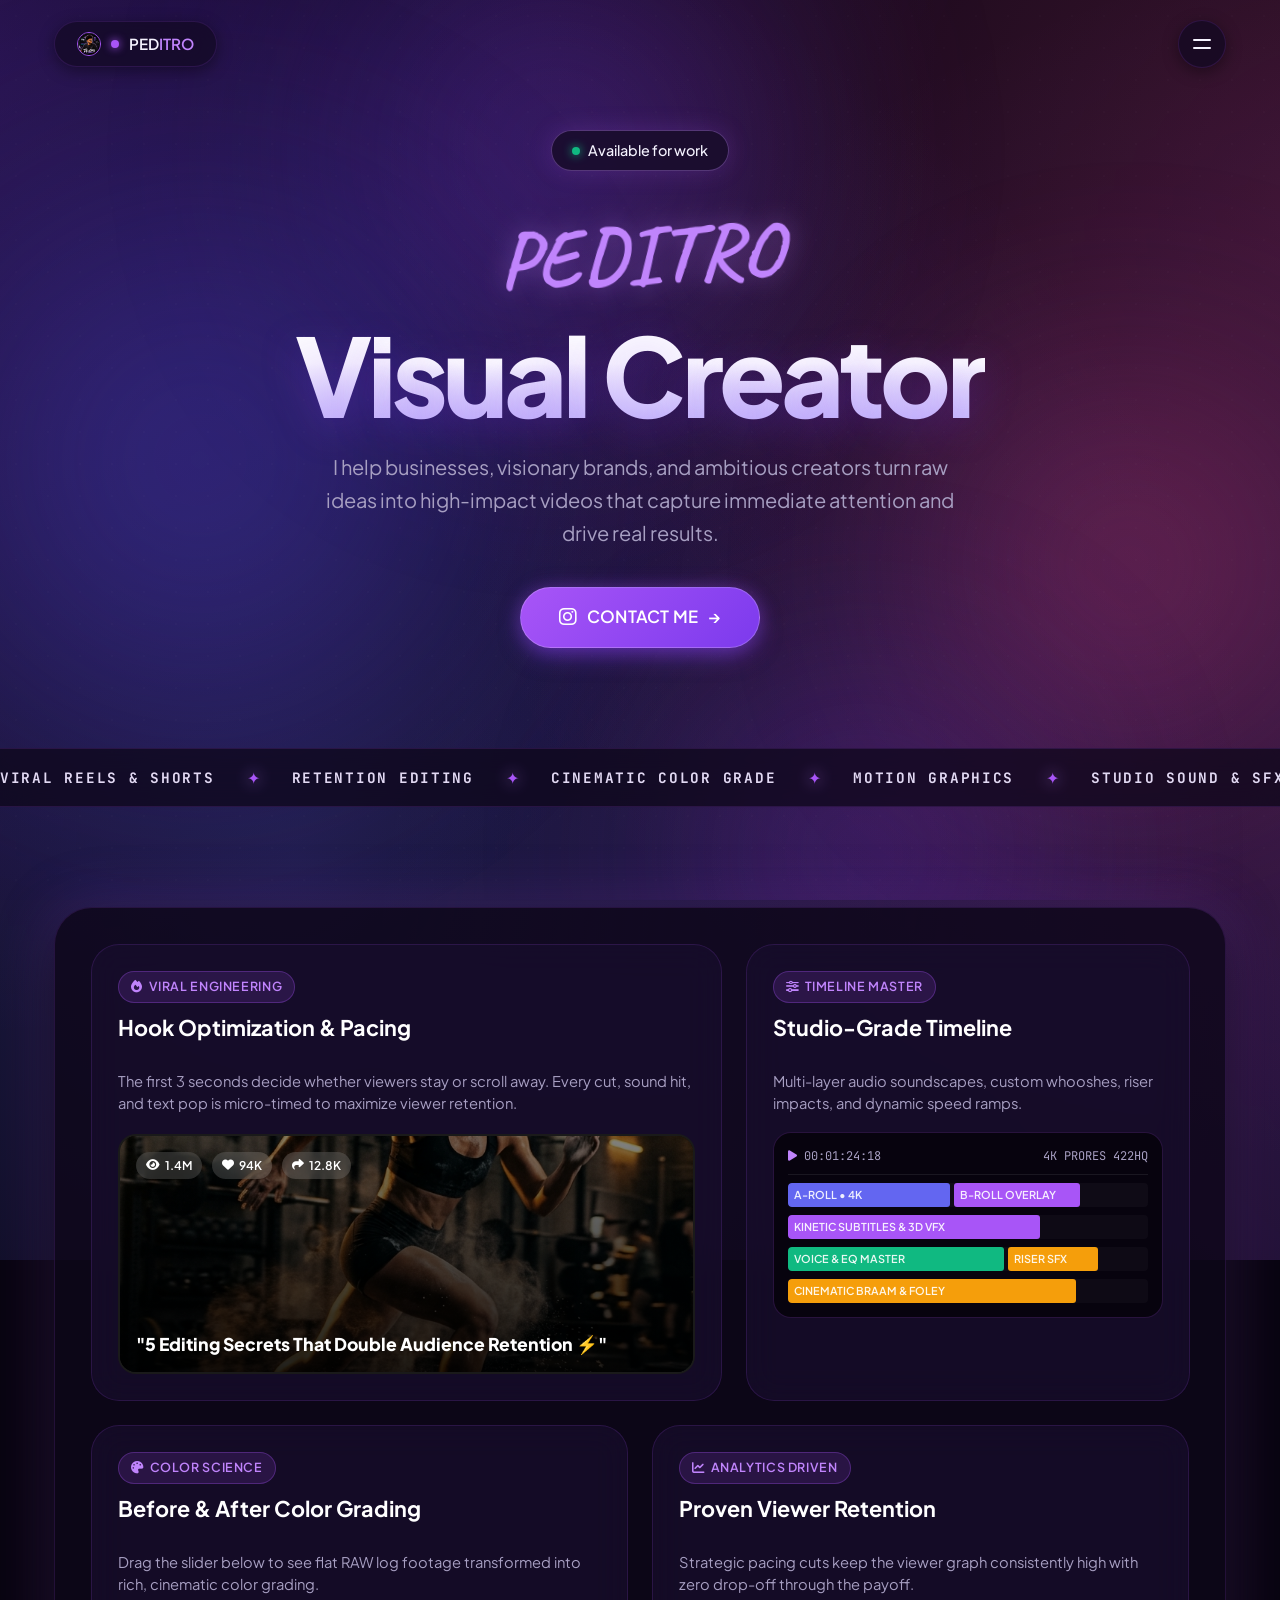
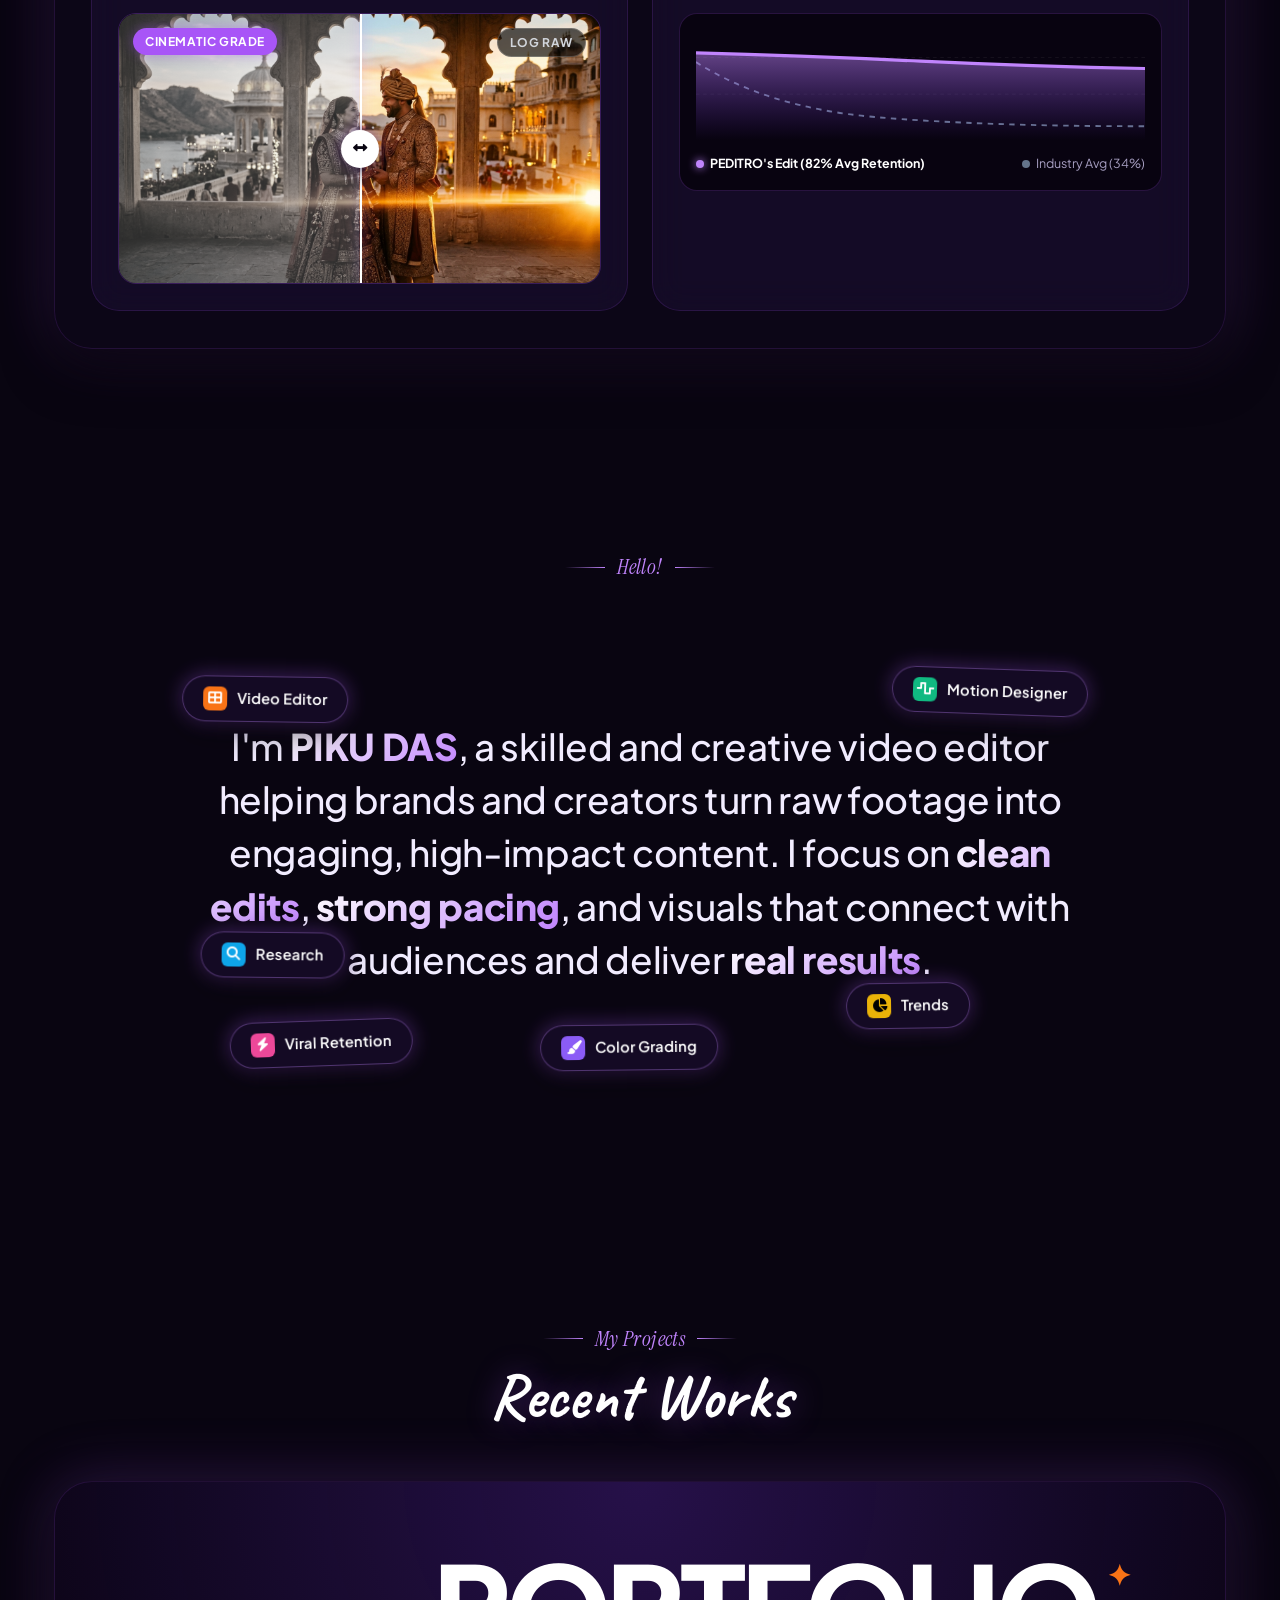
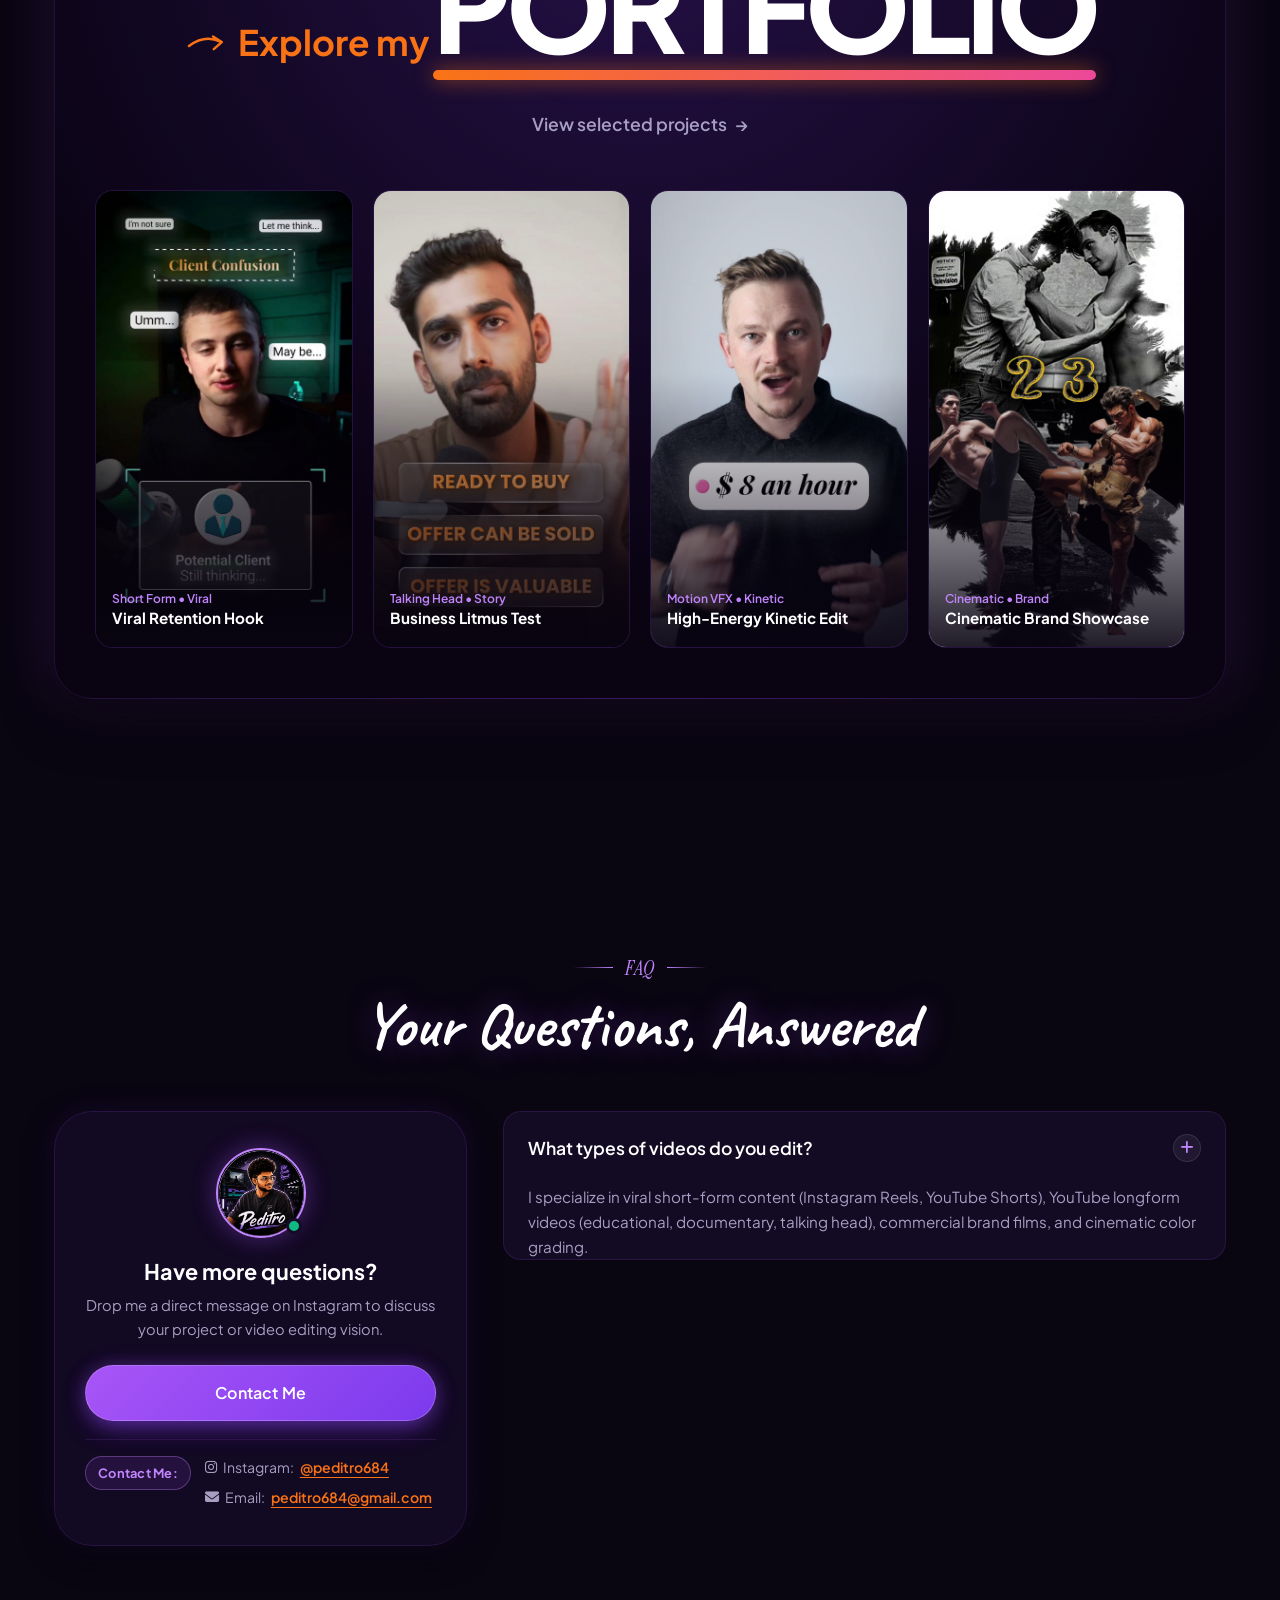
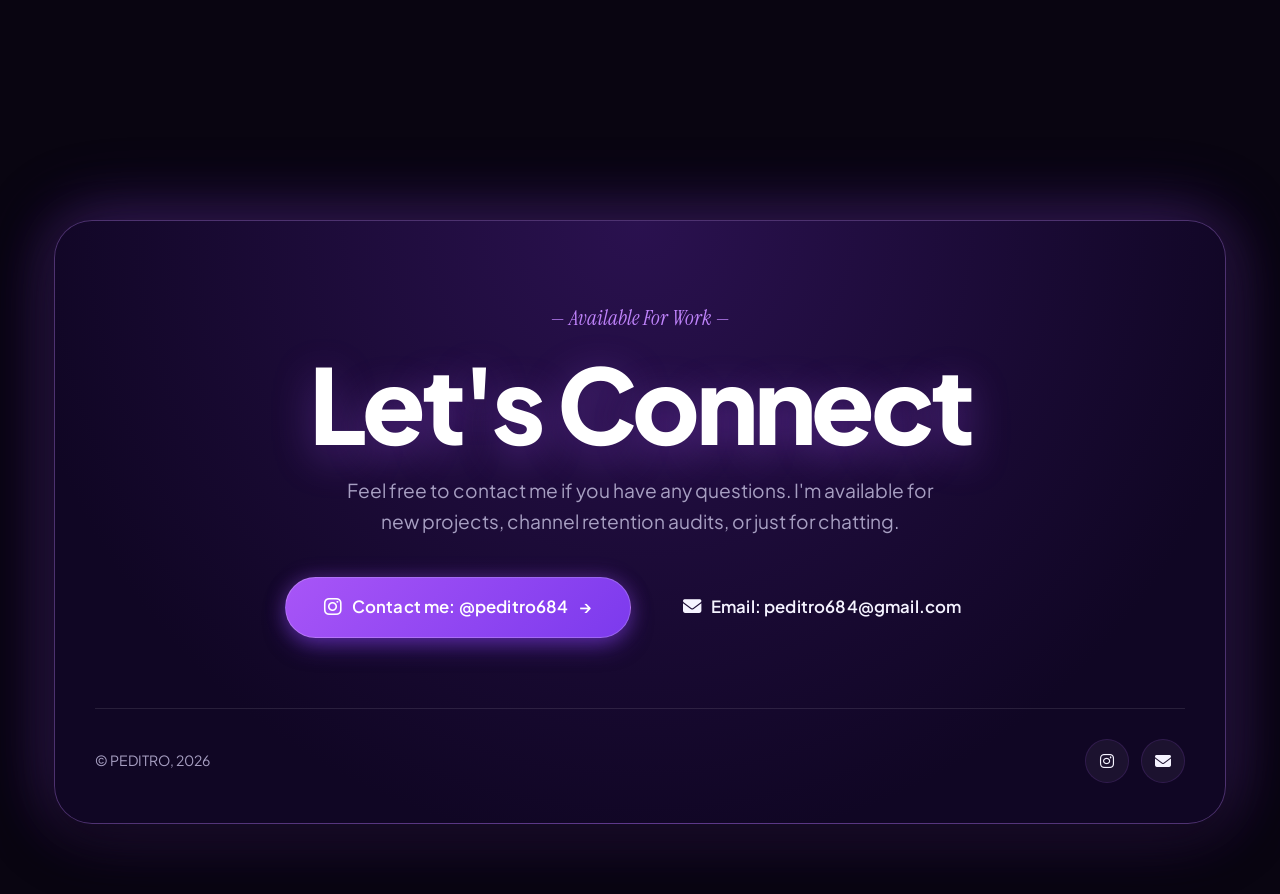
<file: index.html>
<!doctype html>
<html lang="en">
  <head>
    <meta charset="UTF-8" />
    <meta name="viewport" id="viewportMeta" content="width=1240, user-scalable=yes" />
    <script>
      (function() {
        function enforceDesktopScale() {
          var targetWidth = 1240;
          var screenWidth = window.screen ? window.screen.width : window.innerWidth;
          var isTouch = ('ontouchstart' in window) || (navigator.maxTouchPoints > 0);
          if ((screenWidth && screenWidth < targetWidth) || isTouch) {
            document.documentElement.classList.add('is-mobile-device');
          }
          if (screenWidth && screenWidth < targetWidth) {
            var scale = screenWidth / targetWidth;
            var meta = document.getElementById('viewportMeta');
            if (meta) {
              meta.setAttribute('content', 'width=' + targetWidth + ', initial-scale=' + scale + ', maximum-scale=3.0, user-scalable=yes');
            }
          }
        }
        enforceDesktopScale();
        window.addEventListener('resize', enforceDesktopScale);
        window.addEventListener('orientationchange', enforceDesktopScale);
      })();
    </script>
    <title>PEDITRO - a video editor</title>
    <meta
      name="description"
      content="High-impact video editing, viral short-form reels, cinematic color grading, and retention-engineered editing for creators and visionary brands."
    />

    <!-- Google Fonts -->
    <link rel="preconnect" href="https://fonts.googleapis.com" />
    <link rel="preconnect" href="https://fonts.gstatic.com" crossorigin />
    <link
      href="https://fonts.googleapis.com/css2?family=Caveat:wght@600;700&family=Instrument+Serif:ital@0;1&family=JetBrains+Mono:wght@500;700&family=Plus+Jakarta+Sans:wght@300;400;500;600;700;800;900&display=swap"
      rel="stylesheet"
    />

    <!-- Font Awesome Icons -->
    <link
      rel="stylesheet"
      href="https://cdnjs.cloudflare.com/ajax/libs/font-awesome/6.5.1/css/all.min.css"
    />

    <!-- Custom Stylesheet -->
    <link rel="stylesheet" href="styles.css" />
  </head>
  <body>
    <!-- Ambient Dynamic Purple Mesh Gradient Layer -->
    <div class="bg-ambient-layer" aria-hidden="true">
      <div class="ambient-orb orb-1"></div>
      <div class="ambient-orb orb-2"></div>
      <div class="ambient-orb orb-3"></div>
      <div class="ambient-orb orb-4"></div>
    </div>

    <!-- ======================================================================
       STICKY FLOATING GLASS HEADER
       ====================================================================== -->
    <header class="site-header" id="siteHeader">
      <div class="container header-inner">
        <!-- Left Brand Pill -->
        <a href="#home" class="brand-pill" id="brandPill" aria-label="Home">
          <img
            src="DP.png"
            alt="PEDITRO"
            class="brand-avatar"
            onerror="this.style.display = 'none'"
          />
          <span class="brand-dot"></span>
          <span>PED<span style="color: var(--purple-light)">ITRO</span></span>
        </a>
        <!-- Right Action Controls -->
        <div class="header-actions">
          <!-- Circular Hamburger Button -->
          <button
            class="hamburger-btn"
            id="hamburgerBtn"
            aria-label="Open Navigation Menu"
            aria-expanded="false"
          >
            <span class="hamburger-line"></span>
            <span class="hamburger-line"></span>
          </button>
        </div>
      </div>
    </header>

    <!-- ======================================================================
       FULLSCREEN GLASS DRAWER / MOBILE MENU
       ====================================================================== -->
    <div class="menu-drawer" id="menuDrawer" aria-hidden="true">
      <div class="menu-drawer-content">
        <nav class="menu-drawer-nav">
          <a href="#home" class="menu-drawer-link">Home</a>
          <a href="#showcase" class="menu-drawer-link">Showcase</a>
          <a href="#about" class="menu-drawer-link">About Me</a>
          <a href="portfolio.html" class="menu-drawer-link">Portfolio</a>
          <a href="#faq" class="menu-drawer-link">Questions & FAQ</a>
          <a href="#contact" class="menu-drawer-link">Let's Connect</a>
        </nav>

        <div class="menu-drawer-contact">
          <a
            href="https://www.instagram.com/peditro684?exln=aTIwYmNoMTU5Ym5l"
            target="_blank"
            rel="noopener noreferrer"
            class="btn-pill btn-primary"
            style="width: 100%; max-width: 280px"
          >
            CONTACT ME
          </a>
          <div class="menu-social-links">
            <a
              href="https://www.instagram.com/peditro684?exln=aTIwYmNoMTU5Ym5l"
              target="_blank"
              rel="noopener noreferrer"
              class="social-circle-btn"
              aria-label="Instagram"
              title="Instagram"
              ><i class="fab fa-instagram"></i
            ></a>
            <a
              href="mailto:peditro684@gmail.com"
              class="social-circle-btn"
              aria-label="Email"
              title="Email"
              ><i class="fas fa-envelope"></i
            ></a>
          </div>
        </div>
      </div>
    </div>

    <main>
      <!-- ====================================================================
         HERO SECTION
         ==================================================================== -->
      <section class="hero-section" id="home">
        <div
          class="container"
          style="display: flex; flex-direction: column; align-items: center"
        >
          <!-- Status Indicator Pill -->
          <div class="status-pill">
            <span class="status-indicator-dot"></span>
            <span>Available for work</span>
          </div>

          <!-- Handwritten Signature Script -->
          <h2 class="hero-script-name">PEDITRO</h2>

          <!-- Giant Bold Main Title -->
          <h1 class="hero-headline">Visual Creator</h1>

          <!-- Crisp Subtitle -->
          <p class="hero-subtitle">
            I help businesses, visionary brands, and ambitious creators turn raw
            ideas into high-impact videos that capture immediate attention and
            drive real results.
          </p>

          <!-- Instagram DM Button -->
          <div class="hero-cta-group">
            <a
              href="https://www.instagram.com/peditro684?exln=aTIwYmNoMTU5Ym5l"
              target="_blank"
              rel="noopener noreferrer"
              class="btn-pill btn-primary"
              style="padding: 16px 38px; font-size: 1.05rem"
            >
              <i class="fab fa-instagram" style="font-size: 1.25rem"></i>
              <span>CONTACT ME</span>
              <span class="arrow-icon">→</span>
            </a>
          </div>
        </div>
      </section>

      <!-- ====================================================================
         INFINITE MARQUEE TICKER (MOBILE & DESKTOP HARDWARE-ACCELERATED)
         ==================================================================== -->
      <div class="marquee-strip" aria-hidden="true">
        <div class="marquee-track">
          <span class="marquee-item">VIRAL REELS & SHORTS</span>
          <span class="marquee-star">✦</span>
          <span class="marquee-item">RETENTION EDITING</span>
          <span class="marquee-star">✦</span>
          <span class="marquee-item">CINEMATIC COLOR GRADE</span>
          <span class="marquee-star">✦</span>
          <span class="marquee-item">MOTION GRAPHICS</span>
          <span class="marquee-star">✦</span>
          <span class="marquee-item">STUDIO SOUND & SFX</span>
          <span class="marquee-star">✦</span>
          <span class="marquee-item">HOOK OPTIMIZATION</span>
          <span class="marquee-star">✦</span>
          <span class="marquee-item">HIGH-PACING FLOW</span>
          <span class="marquee-star">✦</span>
          <span class="marquee-item">4K PRORES 422HQ</span>
          <span class="marquee-star">✦</span>
          <!-- Seamless Loop Duplicate -->
          <span class="marquee-item">VIRAL REELS & SHORTS</span>
          <span class="marquee-star">✦</span>
          <span class="marquee-item">RETENTION EDITING</span>
          <span class="marquee-star">✦</span>
          <span class="marquee-item">CINEMATIC COLOR GRADE</span>
          <span class="marquee-star">✦</span>
          <span class="marquee-item">MOTION GRAPHICS</span>
          <span class="marquee-star">✦</span>
          <span class="marquee-item">STUDIO SOUND & SFX</span>
          <span class="marquee-star">✦</span>
          <span class="marquee-item">HOOK OPTIMIZATION</span>
          <span class="marquee-star">✦</span>
          <span class="marquee-item">HIGH-PACING FLOW</span>
          <span class="marquee-star">✦</span>
          <span class="marquee-item">4K PRORES 422HQ</span>
          <span class="marquee-star">✦</span>
        </div>
      </div>

      <!-- ====================================================================
         THE VISUAL SHOWCASE BENTO GRID
         ==================================================================== -->
      <section class="section-wrapper" id="showcase">
        <div class="container">
          <div class="showcase-container" id="showcaseBox">
            <!-- Custom Interactive Follower Cursor Badge / Button -->
            <a
              href="#portfolioMasterCard"
              class="showcase-cursor-badge"
              id="showcaseCursor"
              aria-label="See Recent Work — Explore my Portfolio"
            >
              <span class="cursor-pill"
                >See Recent Work <span class="arrow-icon">→</span></span
              >
              <div class="cursor-circle">
                <i class="fas fa-folder-open"></i>
              </div>
            </a>

            <div class="bento-grid">
              <!-- Card 1: Viral Reel Hooks & Attention Capture (Span 7) -->
              <div class="bento-card card-span-7">
                <div class="bento-card-header">
                  <div>
                    <span class="bento-tag"
                      ><i class="fas fa-fire"></i> Viral Engineering</span
                    >
                    <h3 class="bento-title" style="margin-top: 8px">
                      Hook Optimization & Pacing
                    </h3>
                  </div>
                </div>
                <p class="bento-desc">
                  The first 3 seconds decide whether viewers stay or scroll
                  away. Every cut, sound hit, and text pop is micro-timed to
                  maximize viewer retention.
                </p>
                <div class="reel-mockup-frame">
                  <img
                    src="assets/reels_fitness.jpg"
                    alt="Viral Hook Reel Mockup"
                  />
                  <div class="reel-overlay-content">
                    <div class="reel-stat-badges">
                      <span class="reel-badge-pill"
                        ><i class="fas fa-eye"></i> 1.4M</span
                      >
                      <span class="reel-badge-pill"
                        ><i class="fas fa-heart"></i> 94K</span
                      >
                      <span class="reel-badge-pill"
                        ><i class="fas fa-share"></i> 12.8K</span
                      >
                    </div>
                    <div class="reel-hook-text">
                      "5 Editing Secrets That Double Audience Retention ⚡"
                    </div>
                  </div>
                </div>
              </div>

              <!-- Card 2: Pro Editing Suite & Multi-Track Audio Design (Span 5) -->
              <div class="bento-card card-span-5">
                <div class="bento-card-header">
                  <div>
                    <span class="bento-tag"
                      ><i class="fas fa-sliders-h"></i> Timeline Master</span
                    >
                    <h3 class="bento-title" style="margin-top: 8px">
                      Studio-Grade Timeline
                    </h3>
                  </div>
                </div>
                <p class="bento-desc">
                  Multi-layer audio soundscapes, custom whooshes, riser impacts,
                  and dynamic speed ramps.
                </p>
                <div class="timeline-mockup">
                  <div class="timeline-header-bar">
                    <span
                      ><i
                        class="fas fa-play"
                        style="color: var(--purple-light)"
                      ></i>
                      00:01:24:18</span
                    >
                    <span>4K PRORES 422HQ</span>
                  </div>
                  <div class="timeline-track">
                    <div class="timeline-clip clip-video">A-ROLL • 4K</div>
                    <div class="timeline-clip clip-fx">B-ROLL OVERLAY</div>
                  </div>
                  <div class="timeline-track">
                    <div class="timeline-clip clip-fx" style="width: 70%">
                      KINETIC SUBTITLES & 3D VFX
                    </div>
                  </div>
                  <div class="timeline-track">
                    <div class="timeline-clip clip-audio">
                      VOICE & EQ MASTER
                    </div>
                    <div class="timeline-clip clip-sfx">RISER SFX</div>
                  </div>
                  <div class="timeline-track">
                    <div class="timeline-clip clip-sfx" style="width: 80%">
                      CINEMATIC BRAAM & FOLEY
                    </div>
                  </div>
                </div>
              </div>

              <!-- Card 3: Interactive Before / After Color Grading Comparison Slider (Span 6) -->
              <div class="bento-card card-span-6">
                <div class="bento-card-header">
                  <div>
                    <span class="bento-tag"
                      ><i class="fas fa-palette"></i> Color Science</span
                    >
                    <h3 class="bento-title" style="margin-top: 8px">
                      Before & After Color Grading
                    </h3>
                  </div>
                </div>
                <p class="bento-desc">
                  Drag the slider below to see flat RAW log footage transformed
                  into rich, cinematic color grading.
                </p>

                <!-- Interactive Split Slider -->
                <div class="before-after-wrapper" id="colorGradeSlider">
                  <!-- Graded / After image -->
                  <img
                    src="assets/wedding_graded.jpg"
                    alt="Graded Cinematic Footage"
                    class="ba-image"
                  />
                  <span class="ba-label ba-label-before">Log Raw</span>

                  <!-- Raw Flat / Before clip overlay with filter -->
                  <div class="ba-after" id="baAfterLayer">
                    <img
                      src="assets/wedding_graded.jpg"
                      alt="Raw Log Footage"
                      class="ba-image"
                      style="
                        filter: saturate(0.2) contrast(0.7) brightness(1.15);
                      "
                    />
                    <span class="ba-label ba-label-after">Cinematic Grade</span>
                  </div>

                  <!-- Slider Divider Line & Draggable Handle -->
                  <div class="ba-slider-line" id="baLine"></div>
                  <div class="ba-slider-handle" id="baHandle">
                    <i class="fas fa-arrows-alt-h"></i>
                  </div>
                </div>
              </div>

              <!-- Card 4: Audience Retention Analytics (Span 6) -->
              <div class="bento-card card-span-6">
                <div class="bento-card-header">
                  <div>
                    <span class="bento-tag"
                      ><i class="fas fa-chart-line"></i> Analytics Driven</span
                    >
                    <h3 class="bento-title" style="margin-top: 8px">
                      Proven Viewer Retention
                    </h3>
                  </div>
                </div>
                <p class="bento-desc">
                  Strategic pacing cuts keep the viewer graph consistently high
                  with zero drop-off through the payoff.
                </p>

                <div class="retention-chart-box">
                  <svg
                    class="chart-svg"
                    viewBox="0 0 500 120"
                    preserveAspectRatio="none"
                  >
                    <defs>
                      <linearGradient
                        id="peditroGlow"
                        x1="0"
                        y1="0"
                        x2="0"
                        y2="1"
                      >
                        <stop
                          offset="0%"
                          stop-color="#c084fc"
                          stop-opacity="0.5"
                        />
                        <stop
                          offset="100%"
                          stop-color="#7c3aed"
                          stop-opacity="0.0"
                        />
                      </linearGradient>
                    </defs>
                    <!-- Baseline Grid -->
                    <line
                      x1="0"
                      y1="30"
                      x2="500"
                      y2="30"
                      stroke="rgba(255,255,255,0.06)"
                      stroke-dasharray="4"
                    />
                    <line
                      x1="0"
                      y1="70"
                      x2="500"
                      y2="70"
                      stroke="rgba(255,255,255,0.06)"
                      stroke-dasharray="4"
                    />

                    <!-- Average Video Line (drops fast) -->
                    <path
                      d="M 0,35 Q 80,85 200,95 T 500,105"
                      fill="none"
                      stroke="#64748b"
                      stroke-width="2"
                      stroke-dasharray="6"
                    />

                    <!-- Piku Retention Line (holds strong at 80%+) -->
                    <path
                      d="M 0,25 Q 120,28 250,34 T 500,42 L 500,120 L 0,120 Z"
                      fill="url(#peditroGlow)"
                    />
                    <path
                      d="M 0,25 Q 120,28 250,34 T 500,42"
                      fill="none"
                      stroke="#c084fc"
                      stroke-width="3.5"
                    />
                  </svg>

                  <div class="chart-legend">
                    <div class="legend-item">
                      <span class="legend-dot-peditro"></span>
                      <strong style="color: #fff"
                        >PEDITRO's Edit (82% Avg Retention)</strong
                      >
                    </div>
                    <div class="legend-item">
                      <span class="legend-dot-avg"></span>
                      <span>Industry Avg (34%)</span>
                    </div>
                  </div>
                </div>
              </div>
            </div>
          </div>
        </div>
      </section>

      <!-- ====================================================================
         "HELLO!" / ABOUT SECTION WITH DRAGGABLE SKILL PHYSICS BADGES
         ==================================================================== -->
      <section class="section-wrapper about-section" id="about">
        <div class="container">
          <div class="section-header">
            <span class="section-tag">Hello!</span>
          </div>

          <div class="manifesto-container" id="manifestoArea">
            <!-- Interactive Touch & Drag Hint Pill -->

            <!-- Large Engaging Manifesto Text -->
            <p class="manifesto-text">
              I'm <span class="highlight">PIKU DAS</span>, a skilled and
              creative video editor helping brands and creators turn raw footage
              into engaging, high-impact content. I focus on
              <span class="highlight">clean edits</span>,
              <span class="highlight">strong pacing</span>, and visuals that
              connect with audiences and deliver
              <span class="highlight">real results</span>.
            </p>

            <!-- Interactive Draggable Skill Physics Badges (Framer Inspired!) -->
            <div class="draggable-badge badge-orange badge-pos-1" id="badge1">
              <span class="badge-icon"><i class="fas fa-th-large"></i></span>
              <span>Video Editor</span>
            </div>

            <div class="draggable-badge badge-green badge-pos-2" id="badge2">
              <span class="badge-icon"><i class="fas fa-wave-square"></i></span>
              <span>Motion Designer</span>
            </div>

            <div class="draggable-badge badge-blue badge-pos-3" id="badge3">
              <span class="badge-icon"><i class="fas fa-search"></i></span>
              <span>Research</span>
            </div>

            <div class="draggable-badge badge-yellow badge-pos-4" id="badge4">
              <span class="badge-icon"><i class="fas fa-chart-pie"></i></span>
              <span>Trends</span>
            </div>

            <div class="draggable-badge badge-magenta badge-pos-5" id="badge5">
              <span class="badge-icon"><i class="fas fa-bolt"></i></span>
              <span>Viral Retention</span>
            </div>

            <div class="draggable-badge badge-purple badge-pos-6" id="badge6">
              <span class="badge-icon"><i class="fas fa-paint-brush"></i></span>
              <span>Color Grading</span>
            </div>
          </div>
        </div>
      </section>

      <!-- ====================================================================
         "RECENT WORKS" / FEATURED PORTFOLIO SECTION
         ==================================================================== -->
      <section class="section-wrapper" id="works">
        <div class="container">
          <div class="section-header">
            <span class="section-tag">My Projects</span>
            <h2 class="section-title-cursive">Recent Works</h2>
          </div>

          <!-- Master Portfolio Showcase Card (Matching Framer Layout) -->
          <div class="portfolio-master-card" id="portfolioMasterCard">
            <a
              href="portfolio.html"
              class="portfolio-header-content"
              aria-label="Explore my Portfolio - View selected projects"
            >
              <div class="explore-subhead">
                <svg class="curved-arrow" viewBox="0 0 50 30" fill="none">
                  <path
                    d="M 5,20 Q 25,5 45,15 M 35,8 L 46,15 L 36,24"
                    stroke="currentColor"
                    stroke-width="3"
                    stroke-linecap="round"
                    stroke-linejoin="round"
                  />
                </svg>
                <span>Explore my</span>
              </div>

              <h3 class="portfolio-giant-title">
                PORTFOLIO
                <span class="sparkle-icon">✦</span>
                <div class="title-brush-underline"></div>
              </h3>

              <div class="view-selected-wrapper">
                <span class="view-selected-text">
                  <span>View selected projects</span>
                  <span class="arrow-icon">→</span>
                </span>
              </div>
            </a>

            <!-- 4 Vertical Video Reel Cards (9:16) - Photos Only, Tapping opens Portfolio -->
            <div class="reels-preview-grid">
              <!-- Reel 1: Viral Retention Hook -->
              <a
                href="portfolio.html"
                class="reel-card"
                aria-label="Viral Retention Hook - View in Portfolio"
              >
                <img
                  src="thumb1.jpg"
                  alt="Viral Retention Hook"
                  class="reel-thumbnail-img"
                />
                <div class="reel-play-circle"><i class="fas fa-play"></i></div>
                <div class="reel-play-overlay">
                  <span class="reel-card-tag">Short Form • Viral</span>
                  <h4 class="reel-card-title">Viral Retention Hook</h4>
                </div>
              </a>

              <!-- Reel 2: Business Litmus Test -->
              <a
                href="portfolio.html"
                class="reel-card"
                aria-label="Business Litmus Test - View in Portfolio"
              >
                <img
                  src="thumb2.jpg"
                  alt="Business Litmus Test"
                  class="reel-thumbnail-img"
                />
                <div class="reel-play-circle"><i class="fas fa-play"></i></div>
                <div class="reel-play-overlay">
                  <span class="reel-card-tag">Talking Head • Story</span>
                  <h4 class="reel-card-title">Business Litmus Test</h4>
                </div>
              </a>

              <!-- Reel 3: High-Energy Kinetic Edit -->
              <a
                href="portfolio.html"
                class="reel-card"
                aria-label="High-Energy Kinetic Edit - View in Portfolio"
              >
                <img
                  src="thumb3.jpg"
                  alt="High-Energy Kinetic Edit"
                  class="reel-thumbnail-img"
                />
                <div class="reel-play-circle"><i class="fas fa-play"></i></div>
                <div class="reel-play-overlay">
                  <span class="reel-card-tag">Motion VFX • Kinetic</span>
                  <h4 class="reel-card-title">High-Energy Kinetic Edit</h4>
                </div>
              </a>

              <!-- Reel 4: Cinematic Brand Showcase -->
              <a
                href="portfolio.html"
                class="reel-card"
                aria-label="Cinematic Brand Showcase - View in Portfolio"
              >
                <img
                  src="thumb4.jpg"
                  alt="Cinematic Brand Showcase"
                  class="reel-thumbnail-img"
                />
                <div class="reel-play-circle"><i class="fas fa-play"></i></div>
                <div class="reel-play-overlay">
                  <span class="reel-card-tag">Cinematic • Brand</span>
                  <h4 class="reel-card-title">Cinematic Brand Showcase</h4>
                </div>
              </a>
            </div>
          </div>
        </div>
      </section>

      <!-- ====================================================================
         FAQ SECTION ("YOUR QUESTIONS, ANSWERED")
         ==================================================================== -->
      <section class="section-wrapper" id="faq">
        <div class="container">
          <div class="section-header">
            <span class="section-tag">FAQ</span>
            <h2 class="section-title-cursive">Your Questions, Answered</h2>
          </div>

          <div class="faq-grid">
            <!-- Left Contact Card -->
            <div class="faq-contact-card">
              <div class="faq-avatar-wrapper">
                <img
                  src="DP.png"
                  alt="PEDITRO Editor Avatar"
                  class="faq-avatar-img"
                />
                <span class="faq-avatar-status"></span>
              </div>
              <h3 class="faq-card-title">Have more questions?</h3>
              <p class="faq-card-desc">
                Drop me a direct message on Instagram to discuss your project or
                video editing vision.
              </p>
              <a
                href="https://www.instagram.com/peditro684?exln=aTIwYmNoMTU5Ym5l"
                target="_blank"
                rel="noopener noreferrer"
                class="btn-pill btn-primary"
                style="width: 100%"
              >
                <span>Contact Me</span>
              </a>

              <!-- Contact Me Side Layout -->
              <div class="faq-contact-side-layout">
                <span class="faq-contact-side-badge">Contact Me:</span>
                <div class="faq-contact-side-links">
                  <a
                    href="https://www.instagram.com/peditro684?exln=aTIwYmNoMTU5Ym5l"
                    target="_blank"
                    rel="noopener noreferrer"
                    class="faq-email-link"
                  >
                    <i class="fab fa-instagram"></i> Instagram:
                    <span>@peditro684</span>
                  </a>
                  <a href="mailto:peditro684@gmail.com" class="faq-email-link">
                    <i class="fas fa-envelope"></i> Email:
                    <span>peditro684@gmail.com</span>
                  </a>
                </div>
              </div>
            </div>

            <!-- Right Accordion List -->
            <div class="accordion-wrapper" id="faqAccordion">
              <div class="accordion-item actions">
                <button class="accordion-trigger">
                  <span>What types of videos do you edit?</span>
                  <span class="accordion-icon"
                    ><i class="fas fa-plus"></i
                  ></span>
                </button>
                <div class="accordion-content" style="max-height: 200px">
                  <p>
                    I specialize in viral short-form content (Instagram Reels,
                    YouTube Shorts), YouTube longform videos (educational,
                    documentary, talking head), commercial brand films, and
                    cinematic color grading.
                  </p>
                </div>
              </div>

              <div class="accordion-item">
                <button class="accordion-trigger">
                  <span>How fast is the turnaround time?</span>
                  <span class="accordion-icon"
                    ><i class="fas fa-plus"></i
                  ></span>
                </button>
                <div class="accordion-content">
                  <p>
                    Most projects are delivered within 24–72 hours depending on
                    length and complexity.
                  </p>
                </div>
              </div>

              <div class="accordion-item">
                <button class="accordion-trigger">
                  <span>How many revisions are included?</span>
                  <span class="accordion-icon"
                    ><i class="fas fa-plus"></i
                  ></span>
                </button>
                <div class="accordion-content">
                  <p>
                    Each project includes up to 2 revision rounds to ensure
                    you’re satisfied with the final result.
                  </p>
                </div>
              </div>

              <div class="accordion-item">
                <button class="accordion-trigger">
                  <span>What do you need to get started?</span>
                  <span class="accordion-icon"
                    ><i class="fas fa-plus"></i
                  ></span>
                </button>
                <div class="accordion-content">
                  <p>
                    Raw footage, clear instructions, reference examples (if
                    any), and your goal for the video.
                  </p>
                </div>
              </div>

              <div class="accordion-item">
                <button class="accordion-trigger">
                  <span>Do you provide subtitles and motion graphics?</span>
                  <span class="accordion-icon"
                    ><i class="fas fa-plus"></i
                  ></span>
                </button>
                <div class="accordion-content">
                  <p>
                    Yes. I offer subtitles, motion graphics, sound design, color
                    grading, and smooth transitions..
                  </p>
                </div>
              </div>
            </div>
          </div>
        </div>
      </section>

      <!-- ====================================================================
         "LET'S CONNECT" / FOOTER CTA SECTION
         ==================================================================== -->
      <section
        class="section-wrapper"
        id="contact"
        style="padding-bottom: 30px"
      >
        <div class="container">
          <div class="footer-cta-container">
            <span class="footer-tag">— Available For Work —</span>
            <h2 class="footer-giant-heading">Let's Connect</h2>
            <p class="footer-subtext">
              Feel free to contact me if you have any questions. I'm available
              for new projects, channel retention audits, or just for chatting.
            </p>

            <div class="footer-cta-group">
              <a
                href="https://www.instagram.com/peditro684?exln=aTIwYmNoMTU5Ym5l"
                target="_blank"
                rel="noopener noreferrer"
                class="btn-pill btn-primary"
                style="padding: 16px 38px; font-size: 1.05rem"
              >
                <i class="fab fa-instagram" style="font-size: 1.25rem"></i>
                <span>Contact me: @peditro684</span>
                <span class="arrow-icon">→</span>
              </a>
              <a
                href="mailto:peditro684@gmail.com"
                class="btn-pill btn-secondary"
                style="padding: 16px 34px; font-size: 1.05rem"
              >
                <i class="fas fa-envelope" style="font-size: 1.15rem"></i>
                <span>Email: peditro684@gmail.com</span>
              </a>
            </div>

            <div class="footer-bottom-bar">
              <div class="footer-copyright">© PEDITRO, 2026</div>

              <div class="footer-socials">
                <a
                  href="https://www.instagram.com/peditro684?exln=aTIwYmNoMTU5Ym5l"
                  target="_blank"
                  rel="noopener noreferrer"
                  class="social-circle-btn"
                  aria-label="Instagram"
                  title="Instagram"
                >
                  <i class="fab fa-instagram"></i>
                </a>
                <a
                  href="mailto:peditro684@gmail.com"
                  class="social-circle-btn"
                  aria-label="Email"
                  title="Email"
                >
                  <i class="fas fa-envelope"></i>
                </a>
              </div>
            </div>
          </div>
        </div>
      </section>
    </main>

    <!-- ======================================================================
       INTERACTIVE VIDEO LIGHTBOX MODAL
       ====================================================================== -->
    <div class="video-modal-backdrop" id="videoModal" aria-hidden="true">
      <div class="video-modal-container">
        <button
          class="video-modal-close-btn"
          id="videoModalClose"
          aria-label="Close Video Modal"
        >
          <i class="fas fa-times"></i>
        </button>

        <div class="video-modal-player-wrapper" id="videoModalPlayerWrapper">
          <iframe
            class="video-modal-iframe"
            id="videoModalIframe"
            src=""
            allow="autoplay; encrypted-media; fullscreen"
            allowfullscreen
          ></iframe>
          <video
            class="video-modal-html5-player"
            id="videoModalVideoPlayer"
            controls
            playsinline
            style="
              display: none;
              width: 100%;
              height: 100%;
              object-fit: contain;
              background: #000;
            "
          ></video>
        </div>

        <div class="video-modal-info">
          <h3 class="video-modal-title" id="videoModalTitle">Project Title</h3>
          <p class="video-modal-desc" id="videoModalDesc">
            Project details and video editing description.
          </p>
          <div style="margin-top: 14px">
            <a
              href="https://www.instagram.com/peditro684?exln=aTIwYmNoMTU5Ym5l"
              target="_blank"
              rel="noopener noreferrer"
              class="btn-pill btn-primary"
              style="padding: 10px 24px; font-size: 0.9rem"
            >
              <i class="fab fa-instagram"></i>
              <span>DM on Instagram to Start</span>
              <span class="arrow-icon">→</span>
            </a>
          </div>
        </div>
      </div>
    </div>

    <!-- JavaScript Logic -->
    <script src="script.js"></script>
  </body>
</html>
</file>
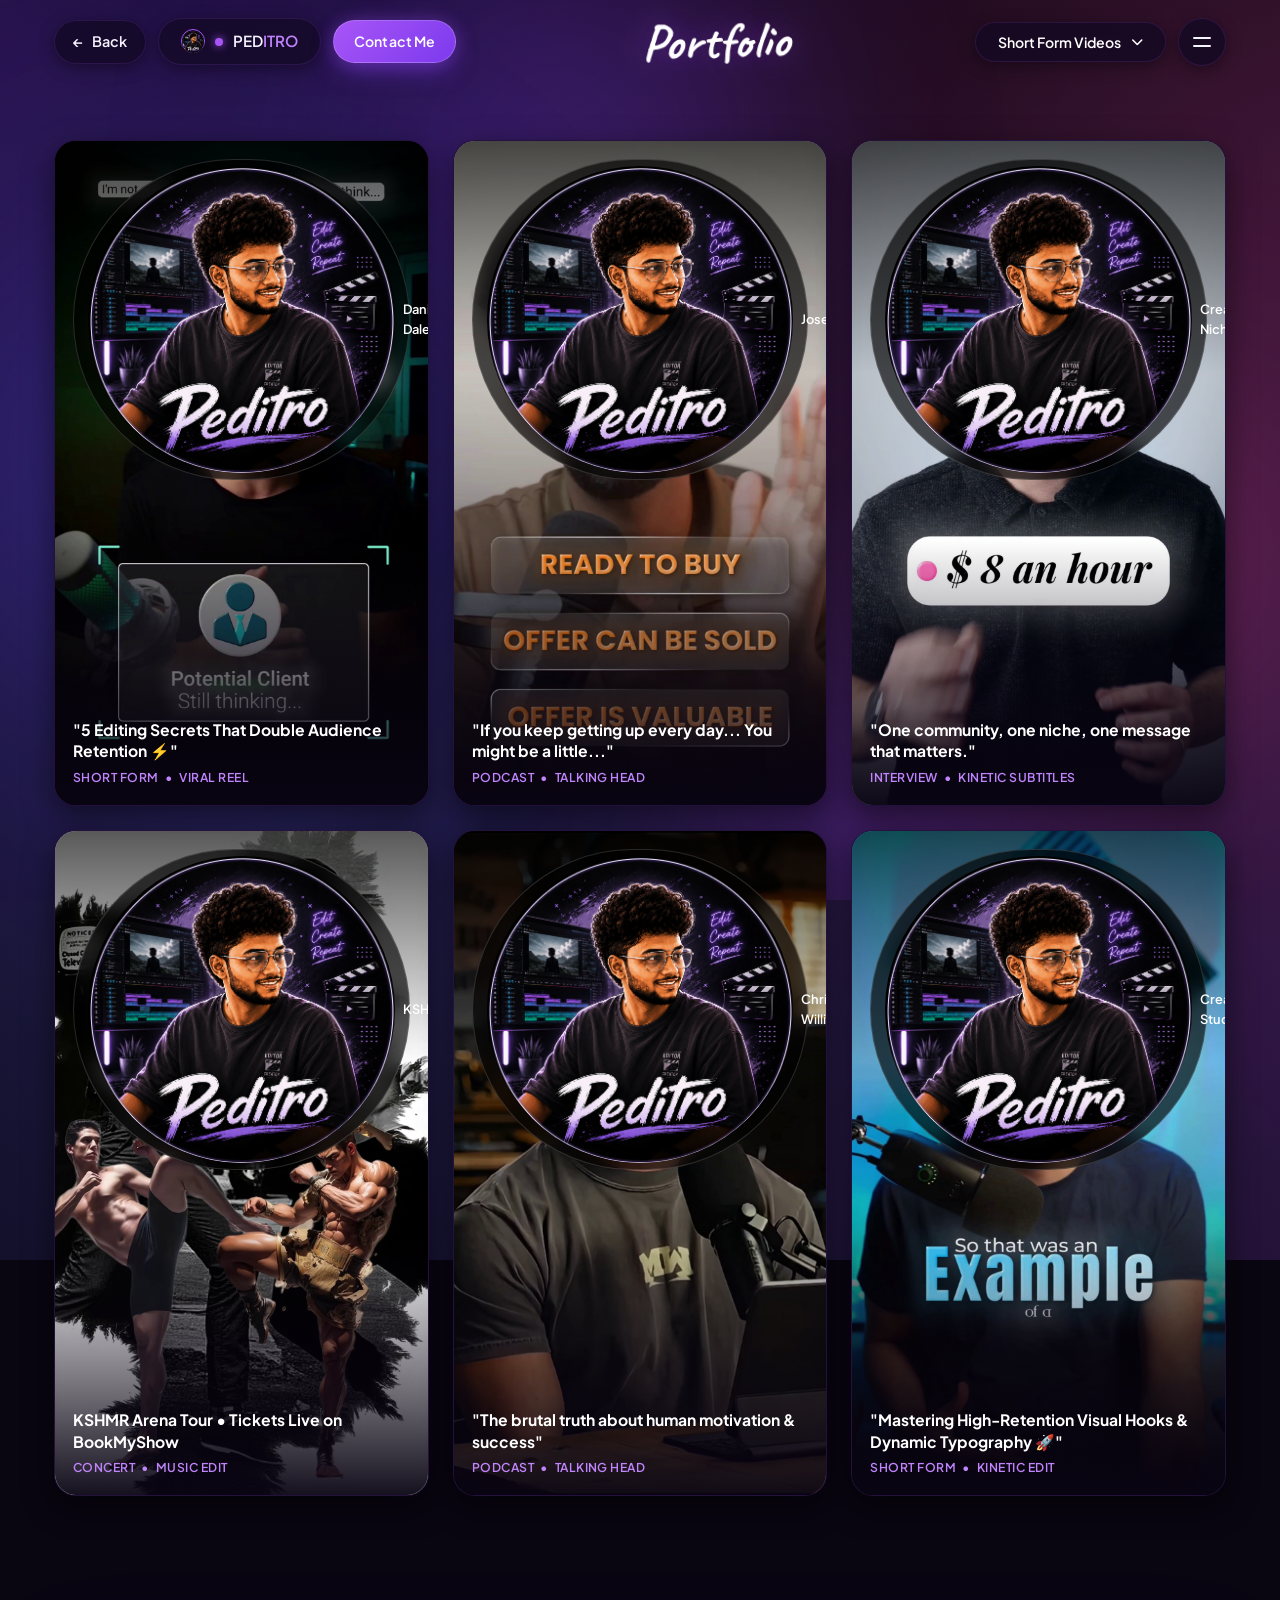
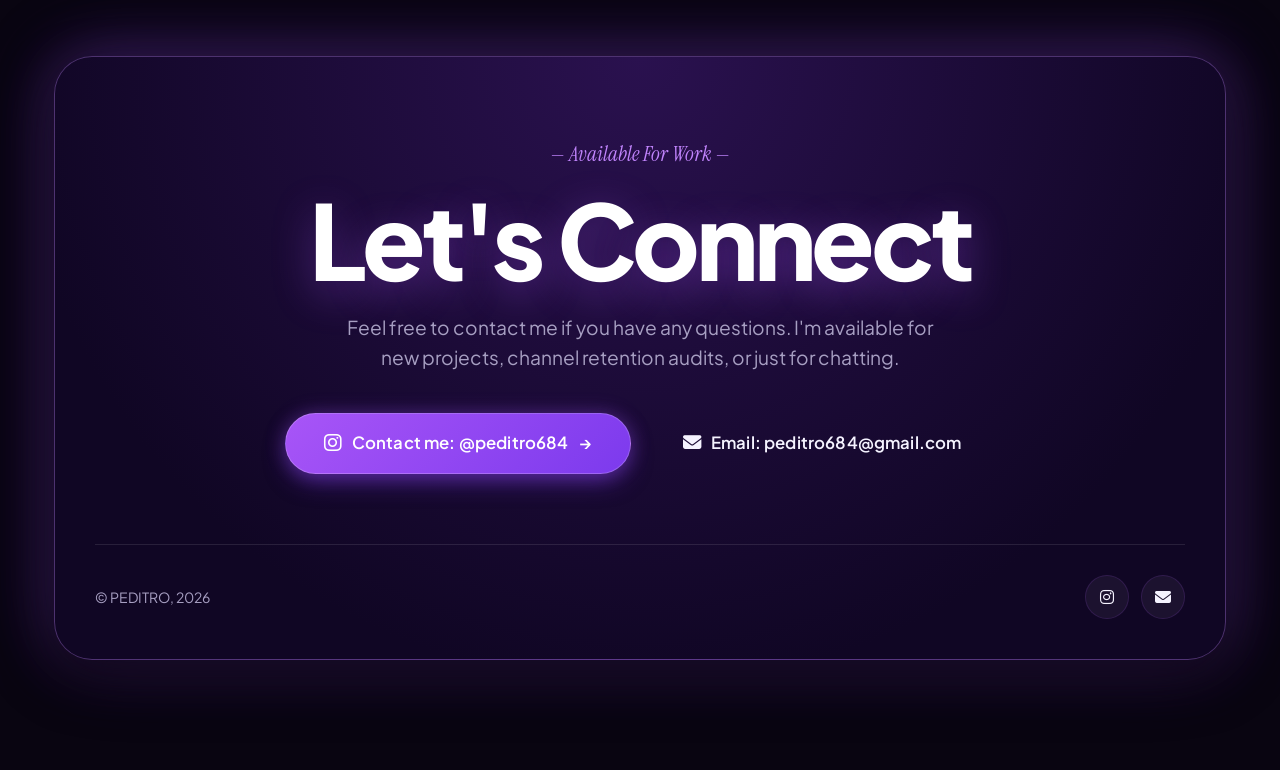
<file: portfolio.html>
<!doctype html>
<html lang="en">
  <head>
    <meta charset="UTF-8" />
    <meta name="viewport" id="viewportMeta" content="width=1240, user-scalable=yes" />
    <script>
      (function() {
        function enforceDesktopScale() {
          var targetWidth = 1240;
          var screenWidth = window.screen ? window.screen.width : window.innerWidth;
          if (screenWidth && screenWidth < targetWidth) {
            var scale = screenWidth / targetWidth;
            var meta = document.getElementById('viewportMeta');
            if (meta) {
              meta.setAttribute('content', 'width=' + targetWidth + ', initial-scale=' + scale + ', maximum-scale=3.0, user-scalable=yes');
            }
          }
        }
        enforceDesktopScale();
        window.addEventListener('resize', enforceDesktopScale);
        window.addEventListener('orientationchange', enforceDesktopScale);
      })();
    </script>
    <title>Portfolio — PEDITRO Visual Creator & Video Editor</title>
    <meta
      name="description"
      content="Featured short form reels, commercial edits, retention-engineered storytelling and cinematic visuals by PEDITRO."
    />

    <!-- Google Fonts -->
    <link rel="preconnect" href="https://fonts.googleapis.com" />
    <link rel="preconnect" href="https://fonts.gstatic.com" crossorigin />
    <link
      href="https://fonts.googleapis.com/css2?family=Caveat:wght@600;700&family=Instrument+Serif:ital@0;1&family=JetBrains+Mono:wght@500;700&family=Plus+Jakarta+Sans:wght@300;400;500;600;700;800;900&display=swap"
      rel="stylesheet"
    />

    <!-- Font Awesome Icons -->
    <link
      rel="stylesheet"
      href="https://cdnjs.cloudflare.com/ajax/libs/font-awesome/6.5.1/css/all.min.css"
    />

    <!-- Custom Stylesheet -->
    <link rel="stylesheet" href="styles.css" />

    <style>
      /* ----------------------------------------------------------------------
         PORTFOLIO PAGE SPECIFIC STYLES
         ---------------------------------------------------------------------- */
      .portfolio-page-header {
        position: fixed;
        top: 16px;
        left: 0;
        right: 0;
        z-index: 100;
        pointer-events: none;
      }

      .portfolio-header-container {
        display: flex;
        align-items: center;
        justify-content: space-between;
        pointer-events: auto;
        padding: 0 24px;
        max-width: var(--max-width);
        margin: 0 auto;
        gap: 16px;
      }

      .portfolio-header-left {
        display: flex;
        align-items: center;
        gap: 12px;
      }

      .btn-pill-back {
        display: inline-flex;
        align-items: center;
        gap: 8px;
        padding: 9px 18px;
        background: rgba(18, 9, 34, 0.75);
        backdrop-filter: blur(20px);
        -webkit-backdrop-filter: blur(20px);
        border: 1px solid var(--border-subtle);
        border-radius: var(--radius-pill);
        color: var(--text-main);
        font-weight: 600;
        font-size: 0.9rem;
        box-shadow: var(--shadow-sm);
        transition: all 0.25s ease;
      }

      .btn-pill-back:hover {
        border-color: var(--purple-light);
        background: rgba(38, 20, 68, 0.85);
        color: #ffffff;
        transform: translateX(-3px);
        box-shadow: 0 0 20px var(--purple-glow);
      }

      .portfolio-header-center {
        text-align: center;
      }

      .portfolio-page-title {
        font-family: var(--font-script);
        font-size: clamp(2.4rem, 4vw, 3.4rem);
        font-weight: 700;
        color: #ffffff;
        line-height: 1;
        margin: 0;
        text-shadow: 0 0 30px rgba(168, 85, 247, 0.45);
        transform: rotate(-1.5deg);
      }

      .portfolio-header-right {
        display: flex;
        align-items: center;
        gap: 12px;
      }

      /* Filter Dropdown Pill */
      .filter-dropdown-wrapper {
        position: relative;
      }

      .filter-dropdown-btn {
        display: inline-flex;
        align-items: center;
        gap: 10px;
        padding: 10px 22px;
        background: rgba(18, 9, 34, 0.75);
        backdrop-filter: blur(20px);
        -webkit-backdrop-filter: blur(20px);
        border: 1px solid var(--border-subtle);
        border-radius: var(--radius-pill);
        color: #ffffff;
        font-weight: 600;
        font-size: 0.88rem;
        box-shadow: var(--shadow-sm);
        transition: all 0.25s ease;
      }

      .filter-dropdown-btn:hover {
        border-color: var(--purple-light);
        box-shadow: 0 0 20px var(--purple-glow);
      }

      .filter-dropdown-menu {
        position: absolute;
        top: calc(100% + 8px);
        right: 0;
        background: rgba(18, 9, 34, 0.95);
        backdrop-filter: blur(30px);
        -webkit-backdrop-filter: blur(30px);
        border: 1px solid var(--border-glow);
        border-radius: var(--radius-md);
        padding: 8px;
        min-width: 220px;
        display: none;
        flex-direction: column;
        gap: 4px;
        box-shadow: var(--shadow-lg);
        z-index: 120;
      }

      .filter-dropdown-menu.show {
        display: flex;
        animation: fadeInDown 0.2s ease-out;
      }

      .filter-opt-btn {
        padding: 10px 14px;
        border-radius: var(--radius-sm);
        text-align: left;
        color: var(--text-muted);
        font-size: 0.86rem;
        font-weight: 500;
        background: transparent;
        transition: all 0.2s ease;
        display: flex;
        align-items: center;
        justify-content: space-between;
      }

      .filter-opt-btn:hover,
      .filter-opt-btn.active {
        color: #ffffff;
        background: rgba(168, 85, 247, 0.2);
        font-weight: 600;
      }

      .filter-opt-btn.active::after {
        content: "✓";
        color: var(--purple-light);
        font-weight: 800;
      }

      /* Portfolio Grid Main Container */
      .portfolio-main-content {
        padding-top: 120px;
        padding-bottom: 40px;
      }

      .portfolio-video-grid {
        display: grid;
        grid-template-columns: repeat(3, 1fr);
        gap: 24px;
        margin-top: 20px;
        margin-bottom: 60px;
      }

      /* Admin Modal & Controls */
      .admin-modal-backdrop {
        position: fixed;
        inset: 0;
        z-index: 1000;
        background: rgba(8, 4, 18, 0.88);
        backdrop-filter: blur(16px);
        -webkit-backdrop-filter: blur(16px);
        display: none;
        align-items: center;
        justify-content: center;
        padding: 20px;
        opacity: 0;
        transition: opacity 0.3s ease;
      }

      .admin-modal-backdrop.open {
        display: flex;
        opacity: 1;
      }

      .admin-modal-container {
        background: #120922;
        border: 1px solid var(--purple-light);
        box-shadow: 0 25px 60px rgba(0, 0, 0, 0.8), 0 0 40px var(--purple-glow);
        border-radius: 20px;
        width: 100%;
        max-width: 580px;
        max-height: 90vh;
        overflow-y: auto;
        padding: 28px;
        color: #ffffff;
        position: relative;
        animation: modalScaleUp 0.3s cubic-bezier(0.16, 1, 0.3, 1);
      }

      .admin-modal-close {
        position: absolute;
        top: 18px;
        right: 18px;
        background: rgba(255, 255, 255, 0.08);
        border: 1px solid rgba(255, 255, 255, 0.15);
        border-radius: 50%;
        width: 34px;
        height: 34px;
        color: #fff;
        display: flex;
        align-items: center;
        justify-content: center;
        cursor: pointer;
        transition: all 0.2s ease;
      }

      .admin-modal-close:hover {
        background: rgba(255, 255, 255, 0.2);
        transform: rotate(90deg);
      }

      .admin-header {
        margin-bottom: 20px;
        border-bottom: 1px solid var(--border-subtle);
        padding-bottom: 14px;
      }

      .admin-badge {
        display: inline-flex;
        align-items: center;
        gap: 6px;
        padding: 4px 10px;
        background: rgba(168, 85, 247, 0.2);
        border: 1px solid var(--purple-light);
        border-radius: var(--radius-pill);
        font-size: 0.75rem;
        font-weight: 700;
        color: var(--purple-light);
        text-transform: uppercase;
        margin-bottom: 8px;
      }

      .admin-title {
        font-size: 1.35rem;
        font-weight: 800;
        margin: 0;
      }

      .admin-form-group {
        display: flex;
        flex-direction: column;
        gap: 6px;
        margin-bottom: 15px;
      }

      .admin-form-group label {
        font-size: 0.84rem;
        font-weight: 600;
        color: var(--text-muted);
      }

      .admin-input,
      .admin-select,
      .admin-textarea {
        background: rgba(255, 255, 255, 0.06);
        border: 1px solid rgba(255, 255, 255, 0.16);
        border-radius: 10px;
        padding: 10px 14px;
        color: #fff;
        font-family: inherit;
        font-size: 0.88rem;
        transition: border-color 0.2s;
        outline: none;
      }

      .admin-input:focus,
      .admin-select:focus,
      .admin-textarea:focus {
        border-color: var(--purple-light);
        background: rgba(255, 255, 255, 0.09);
        box-shadow: 0 0 12px var(--purple-glow);
      }

      .admin-input-row {
        display: grid;
        grid-template-columns: 1fr 1fr;
        gap: 12px;
      }

      .admin-helper-hint {
        font-size: 0.74rem;
        color: var(--text-muted);
        margin-top: 2px;
      }

      .admin-btn-row {
        display: flex;
        align-items: center;
        gap: 12px;
        margin-top: 20px;
      }

      .admin-custom-list {
        margin-top: 24px;
        border-top: 1px solid var(--border-subtle);
        padding-top: 18px;
      }

      .admin-list-item {
        display: flex;
        align-items: center;
        justify-content: space-between;
        padding: 10px 14px;
        background: rgba(255, 255, 255, 0.04);
        border: 1px solid var(--border-subtle);
        border-radius: 10px;
        margin-bottom: 8px;
        font-size: 0.86rem;
      }

      .admin-delete-btn {
        background: rgba(239, 68, 68, 0.2);
        border: 1px solid rgba(239, 68, 68, 0.4);
        color: #fca5a5;
        border-radius: 6px;
        padding: 4px 10px;
        font-size: 0.76rem;
        cursor: pointer;
        transition: all 0.2s;
      }

      .admin-delete-btn:hover {
        background: rgba(239, 68, 68, 0.4);
        color: #fff;
      }

      /* 9:16 Vertical Video Card */
      .portfolio-video-card {
        background: #0e061c;
        border: 1px solid var(--border-subtle);
        border-radius: 22px;
        aspect-ratio: 9/16;
        overflow: hidden;
        position: relative;
        cursor: pointer;
        transition: all 0.4s cubic-bezier(0.25, 1, 0.5, 1);
        box-shadow: 0 10px 30px rgba(0, 0, 0, 0.5);
        display: flex;
        flex-direction: column;
      }

      .portfolio-video-card:hover {
        transform: translateY(-8px) scale(1.02);
        border-color: var(--purple-light);
        box-shadow:
          0 20px 45px rgba(0, 0, 0, 0.7),
          0 0 35px var(--purple-glow);
      }

      .video-card-media {
        width: 100%;
        height: 100%;
        position: relative;
        overflow: hidden;
      }

      .video-card-media img {
        width: 100%;
        height: 100%;
        object-fit: cover;
        transition: transform 0.6s cubic-bezier(0.25, 1, 0.5, 1);
      }

      .card-inline-video {
        position: absolute;
        top: 0;
        left: 0;
        width: 100%;
        height: 100%;
        object-fit: cover;
        opacity: 0;
        transition: opacity 0.35s ease;
        pointer-events: none;
        z-index: 1;
      }

      .portfolio-video-card:hover .card-inline-video {
        opacity: 1;
      }

      .portfolio-video-card:hover .video-card-media img {
        transform: scale(1.06);
      }

      .video-card-overlay {
        position: absolute;
        inset: 0;
        background: linear-gradient(
          180deg,
          rgba(0, 0, 0, 0.65) 0%,
          transparent 35%,
          transparent 60%,
          rgba(9, 4, 18, 0.95) 100%
        );
        display: flex;
        flex-direction: column;
        justify-content: space-between;
        padding: 18px;
        z-index: 2;
      }

      .card-creator-pill {
        display: inline-flex;
        align-items: center;
        gap: 8px;
        padding: 6px 14px;
        background: rgba(0, 0, 0, 0.65);
        backdrop-filter: blur(10px);
        border: 1px solid rgba(255, 255, 255, 0.15);
        border-radius: var(--radius-pill);
        font-size: 0.8rem;
        font-weight: 600;
        color: #fff;
        width: fit-content;
      }

      .creator-avatar {
        width: 18px;
        height: 18px;
        border-radius: 50%;
        object-fit: cover;
      }

      .video-center-play {
        position: absolute;
        top: 50%;
        left: 50%;
        transform: translate(-50%, -50%) scale(0.9);
        width: 54px;
        height: 54px;
        border-radius: 50%;
        background: rgba(255, 255, 255, 0.92);
        color: #090511;
        display: flex;
        align-items: center;
        justify-content: center;
        font-size: 1.2rem;
        box-shadow:
          0 10px 30px rgba(0, 0, 0, 0.6),
          0 0 25px var(--purple-glow);
        transition: all 0.3s ease;
        opacity: 0;
        pointer-events: none;
      }

      .portfolio-video-card:hover .video-center-play {
        opacity: 1;
        transform: translate(-50%, -50%) scale(1);
      }

      .video-card-bottom-info {
        display: flex;
        flex-direction: column;
        gap: 6px;
      }

      .video-card-caption {
        font-size: 0.98rem;
        font-weight: 700;
        color: #ffffff;
        line-height: 1.35;
      }

      .video-card-tags {
        display: flex;
        align-items: center;
        gap: 6px;
        font-size: 0.76rem;
        color: var(--purple-light);
        font-weight: 600;
        text-transform: uppercase;
        letter-spacing: 0.04em;
      }
    </style>
  </head>
  <body>
    <!-- Ambient Dynamic Purple Mesh Gradient Layer -->
    <div class="bg-ambient-layer" aria-hidden="true">
      <div class="ambient-orb orb-1"></div>
      <div class="ambient-orb orb-2"></div>
      <div class="ambient-orb orb-3"></div>
      <div class="ambient-orb orb-4"></div>
    </div>

    <!-- ======================================================================
       STICKY GLASS HEADER (MATCHING VIDEO)
       ====================================================================== -->
    <header class="portfolio-page-header">
      <div class="portfolio-header-container">
        <!-- Left: Back + Brand + Contact -->
        <div class="portfolio-header-left">
          <a
            href="index.html#works"
            class="btn-pill-back"
            aria-label="Back to Home"
          >
            <span>←</span>
            <span>Back</span>
          </a>
          <a href="index.html#home" class="brand-pill" aria-label="Home">
            <img
              src="DP.png"
              alt="PEDITRO"
              class="brand-avatar"
              onerror="this.style.display = 'none'"
            />
            <span class="brand-dot"></span>
            <span>PED<span style="color: var(--purple-light)">ITRO</span></span>
          </a>
          <a
            href="https://www.instagram.com/peditro684?exln=aTIwYmNoMTU5Ym5l"
            target="_blank"
            rel="noopener noreferrer"
            class="btn-pill btn-primary header-contact-btn"
            style="padding: 9px 20px; font-size: 0.88rem"
          >
            <span>Contact Me</span>
          </a>
        </div>

        <!-- Center: Cursive "Portfolio" -->
        <div class="portfolio-header-center">
          <h1 class="portfolio-page-title">Portfolio</h1>
        </div>

        <!-- Right: Category Filter Dropdown + Hamburger -->
        <div class="portfolio-header-right">
          <div class="filter-dropdown-wrapper">
            <button
              class="filter-dropdown-btn"
              id="filterDropdownBtn"
              aria-expanded="false"
            >
              <span id="selectedFilterLabel">Short Form Videos</span>
              <i class="fas fa-chevron-down" style="font-size: 0.75rem"></i>
            </button>
            <div class="filter-dropdown-menu" id="filterDropdownMenu">
              <button class="filter-opt-btn active" data-filter="shorts">
                Short Form Videos (<span id="filterCountShorts">6</span>)
              </button>
              <button class="filter-opt-btn" data-filter="all">
                All Projects (<span id="filterCountAll">6</span>)
              </button>
            </div>
          </div>

          <button
            class="hamburger-btn"
            id="portfolioHamburgerBtn"
            aria-label="Open Navigation Menu"
            aria-expanded="false"
          >
            <span class="hamburger-line"></span>
            <span class="hamburger-line"></span>
          </button>
        </div>
      </div>
    </header>

    <!-- ======================================================================
       FULLSCREEN GLASS DRAWER / MOBILE MENU
       ====================================================================== -->
    <div class="menu-drawer" id="menuDrawer" aria-hidden="true">
      <div class="menu-drawer-content">
        <nav class="menu-drawer-nav">
          <a href="index.html#home" class="menu-drawer-link">Home</a>
          <a href="index.html#showcase" class="menu-drawer-link">Showcase</a>
          <a href="index.html#about" class="menu-drawer-link">About Me</a>
          <a href="portfolio.html" class="menu-drawer-link" style="color: #fff"
            >Portfolio</a
          >
          <a href="index.html#faq" class="menu-drawer-link">Questions & FAQ</a>
          <a href="index.html#contact" class="menu-drawer-link"
            >Let's Connect</a
          >
        </nav>

        <div class="menu-drawer-contact">
          <a
            href="https://www.instagram.com/peditro684?exln=aTIwYmNoMTU5Ym5l"
            target="_blank"
            rel="noopener noreferrer"
            class="btn-pill btn-primary"
            style="width: 100%; max-width: 280px"
          >
            <i class="fab fa-instagram"></i> DM on Instagram
          </a>
          <div class="menu-social-links">
            <a
              href="https://www.instagram.com/peditro684?exln=aTIwYmNoMTU5Ym5l"
              target="_blank"
              rel="noopener noreferrer"
              class="social-circle-btn"
              aria-label="Instagram"
              title="Instagram"
              ><i class="fab fa-instagram"></i
            ></a>
            <a
              href="mailto:peditro684@gmail.com"
              class="social-circle-btn"
              aria-label="Email"
              title="Email"
              ><i class="fas fa-envelope"></i
            ></a>
          </div>
        </div>
      </div>
    </div>

    <!-- ======================================================================
       MAIN CONTENT: 3-COLUMN VERTICAL VIDEO REELS GRID
       ====================================================================== -->
    <main class="portfolio-main-content">
      <div class="container">
        <div class="portfolio-video-grid" id="portfolioGrid">
          <!-- Card 1: Daniel Dalen Master Edit -->
          <div
            class="portfolio-video-card"
            data-category="shorts"
            onclick="
              openVideoModal(
                'Daniel Dalen Style Edit',
                'High-pacing podcast reel with kinetic graphics and keyframe tracking.',
                'video1.mp4',
                true,
              )
            "
          >
            <div class="video-card-media">
              <img src="thumb1.jpg" alt="Daniel Dalen Style Edit" />
              <video
                src="video1.mp4"
                muted
                loop
                playsinline
                preload="metadata"
                class="card-inline-video"
              ></video>
              <div class="video-card-overlay">
                <div class="card-creator-pill">
                  <img
                    src="DP.png"
                    class="creator-avatar"
                    alt="Avatar"
                    onerror="this.style.display = 'none'"
                  />
                  <span>Daniel Dalen</span>
                </div>
                <div class="video-center-play">
                  <i class="fas fa-play"></i>
                </div>
                <div class="video-card-bottom-info">
                  <h3 class="video-card-caption">
                    "5 Editing Secrets That Double Audience Retention ⚡"
                  </h3>
                  <div class="video-card-tags">
                    <span>Short Form</span>
                    <span>•</span>
                    <span>Viral Reel</span>
                  </div>
                </div>
              </div>
            </div>
          </div>

          <!-- Card 2: Joseph Creator Talking Head -->
          <div
            class="portfolio-video-card"
            data-category="shorts"
            onclick="
              openVideoModal(
                'Joseph Creator Edit',
                'Talking head business storytelling with clean B-roll cutaways and subtitles.',
                'video2.mp4',
                true,
              )
            "
          >
            <div class="video-card-media">
              <img src="thumb2.jpg" alt="Joseph Creator Edit" />
              <video
                src="video2.mp4"
                muted
                loop
                playsinline
                preload="metadata"
                class="card-inline-video"
              ></video>
              <div class="video-card-overlay">
                <div class="card-creator-pill">
                  <img
                    src="DP.png"
                    class="creator-avatar"
                    alt="Avatar"
                    onerror="this.style.display = 'none'"
                  />
                  <span>Joseph</span>
                </div>
                <div class="video-center-play">
                  <i class="fas fa-play"></i>
                </div>
                <div class="video-card-bottom-info">
                  <h3 class="video-card-caption">
                    "If you keep getting up every day... You might be a
                    little..."
                  </h3>
                  <div class="video-card-tags">
                    <span>Podcast</span>
                    <span>•</span>
                    <span>Talking Head</span>
                  </div>
                </div>
              </div>
            </div>
          </div>

          <!-- Card 3: One Community Niche Podcast -->
          <div
            class="portfolio-video-card"
            data-category="shorts"
            onclick="
              openVideoModal(
                'Creator Studio Podcast',
                'Multi-camera podcast edit with dynamic zooms and sound hits.',
                'video3.mp4',
                true,
              )
            "
          >
            <div class="video-card-media">
              <img src="thumb3.jpg" alt="Podcast Reel" />
              <video
                src="video3.mp4"
                muted
                loop
                playsinline
                preload="metadata"
                class="card-inline-video"
              ></video>
              <div class="video-card-overlay">
                <div class="card-creator-pill">
                  <img
                    src="DP.png"
                    class="creator-avatar"
                    alt="Avatar"
                    onerror="this.style.display = 'none'"
                  />
                  <span>Creator Niche</span>
                </div>
                <div class="video-center-play">
                  <i class="fas fa-play"></i>
                </div>
                <div class="video-card-bottom-info">
                  <h3 class="video-card-caption">
                    "One community, one niche, one message that matters."
                  </h3>
                  <div class="video-card-tags">
                    <span>Interview</span>
                    <span>•</span>
                    <span>Kinetic Subtitles</span>
                  </div>
                </div>
              </div>
            </div>
          </div>

          <!-- Card 4: KSHMR Festival Bass Drop -->
          <div
            class="portfolio-video-card"
            data-category="shorts"
            onclick="
              openVideoModal(
                'KSHMR Arena Cinematic',
                'Cinematic EDM festival recap with dynamic camera shakes and speed ramps.',
                'video4.mp4',
                true,
              )
            "
          >
            <div class="video-card-media">
              <img src="thumb4.jpg" alt="KSHMR Arena Cinematic" />
              <video
                src="video4.mp4"
                muted
                loop
                playsinline
                preload="metadata"
                class="card-inline-video"
              ></video>
              <div class="video-card-overlay">
                <div class="card-creator-pill">
                  <img
                    src="DP.png"
                    class="creator-avatar"
                    alt="Avatar"
                    onerror="this.style.display = 'none'"
                  />
                  <span>KSHMR</span>
                </div>
                <div class="video-center-play">
                  <i class="fas fa-play"></i>
                </div>
                <div class="video-card-bottom-info">
                  <h3 class="video-card-caption">
                    KSHMR Arena Tour • Tickets Live on BookMyShow
                  </h3>
                  <div class="video-card-tags">
                    <span>Concert</span>
                    <span>•</span>
                    <span>Music Edit</span>
                  </div>
                </div>
              </div>
            </div>
          </div>

          <!-- Card 5: Chris Williamson / Modern Wisdom -->
          <div
            class="portfolio-video-card"
            data-category="shorts"
            onclick="
              openVideoModal(
                'Modern Wisdom Podcast Reel',
                'Engaging talking head cut with seamless audio pacing, subtle zooms, and studio grade color grading.',
                'video5.mp4',
                true,
              )
            "
          >
            <div class="video-card-media">
              <img src="thumb5.jpg" alt="Modern Wisdom Podcast Reel" />
              <video
                src="video5.mp4"
                muted
                loop
                playsinline
                preload="metadata"
                class="card-inline-video"
              ></video>
              <div class="video-card-overlay">
                <div class="card-creator-pill">
                  <img
                    src="DP.png"
                    class="creator-avatar"
                    alt="Avatar"
                    onerror="this.style.display = 'none'"
                  />
                  <span>Chris Williamson</span>
                </div>
                <div class="video-center-play">
                  <i class="fas fa-play"></i>
                </div>
                <div class="video-card-bottom-info">
                  <h3 class="video-card-caption">
                    "The brutal truth about human motivation & success"
                  </h3>
                  <div class="video-card-tags">
                    <span>Podcast</span>
                    <span>•</span>
                    <span>Talking Head</span>
                  </div>
                </div>
              </div>
            </div>
          </div>

          <!-- Card 6: Kinetic Subtitles & Viral Retention Hook -->
          <div
            class="portfolio-video-card"
            data-category="shorts"
            onclick="
              openVideoModal(
                'Viral Hook & Kinetic Typography Reel',
                'Dynamic animated captions, energetic pacing, and visual pattern interrupts engineered for 100%+ retention.',
                'video6.mp4',
                true,
              )
            "
          >
            <div class="video-card-media">
              <img src="thumb6.jpg" alt="Viral Hook & Kinetic Typography Reel" />
              <video
                src="video6.mp4"
                muted
                loop
                playsinline
                preload="metadata"
                class="card-inline-video"
              ></video>
              <div class="video-card-overlay">
                <div class="card-creator-pill">
                  <img
                    src="DP.png"
                    class="creator-avatar"
                    alt="Avatar"
                    onerror="this.style.display = 'none'"
                  />
                  <span>Creator Studio</span>
                </div>
                <div class="video-center-play">
                  <i class="fas fa-play"></i>
                </div>
                <div class="video-card-bottom-info">
                  <h3 class="video-card-caption">
                    "Mastering High-Retention Visual Hooks & Dynamic Typography 🚀"
                  </h3>
                  <div class="video-card-tags">
                    <span>Short Form</span>
                    <span>•</span>
                    <span>Kinetic Edit</span>
                  </div>
                </div>
              </div>
            </div>
          </div>
        </div>
      </div>

      <!-- ====================================================================
         "LET'S CONNECT" / FOOTER CTA SECTION (MATCHING VIDEO)
         ==================================================================== -->
      <section
        class="section-wrapper"
        id="contact"
        style="padding-bottom: 30px"
      >
        <div class="container">
          <div class="footer-cta-container">
            <span class="footer-tag">— Available For Work —</span>
            <h2 class="footer-giant-heading">Let's Connect</h2>
            <p class="footer-subtext">
              Feel free to contact me if you have any questions. I'm available
              for new projects, channel retention audits, or just for chatting.
            </p>

            <div class="footer-cta-group">
              <a
                href="https://www.instagram.com/peditro684?exln=aTIwYmNoMTU5Ym5l"
                target="_blank"
                rel="noopener noreferrer"
                class="btn-pill btn-primary"
                style="padding: 16px 38px; font-size: 1.05rem"
              >
                <i class="fab fa-instagram" style="font-size: 1.25rem"></i>
                <span>Contact me: @peditro684</span>
                <span class="arrow-icon">→</span>
              </a>
              <a
                href="mailto:peditro684@gmail.com"
                class="btn-pill btn-secondary"
                style="padding: 16px 34px; font-size: 1.05rem"
              >
                <i class="fas fa-envelope" style="font-size: 1.15rem"></i>
                <span>Email: peditro684@gmail.com</span>
              </a>
            </div>

            <div class="footer-bottom-bar">
              <div class="footer-copyright">© PEDITRO, 2026</div>

              <div class="footer-socials">
                <a
                  href="https://www.instagram.com/peditro684?exln=aTIwYmNoMTU5Ym5l"
                  target="_blank"
                  rel="noopener noreferrer"
                  class="social-circle-btn"
                  aria-label="Instagram"
                  title="Instagram"
                >
                  <i class="fab fa-instagram"></i>
                </a>
                <a
                  href="mailto:peditro684@gmail.com"
                  class="social-circle-btn"
                  aria-label="Email"
                  title="Email"
                >
                  <i class="fas fa-envelope"></i>
                </a>
              </div>
            </div>
          </div>
        </div>
      </section>
    </main>

    <!-- ======================================================================
       INTERACTIVE VIDEO LIGHTBOX MODAL
       ====================================================================== -->
    <div class="video-modal-backdrop" id="videoModal" aria-hidden="true">
      <div class="video-modal-container">
        <button
          class="video-modal-close-btn"
          id="videoModalClose"
          aria-label="Close Video Modal"
        >
          <i class="fas fa-times"></i>
        </button>

        <div class="video-modal-player-wrapper" id="videoModalPlayerWrapper">
          <iframe
            class="video-modal-iframe"
            id="videoModalIframe"
            src=""
            allow="autoplay; encrypted-media; fullscreen"
            allowfullscreen
          ></iframe>
          <video
            class="video-modal-html5-player"
            id="videoModalVideoPlayer"
            controls
            playsinline
            style="
              display: none;
              width: 100%;
              height: 100%;
              object-fit: contain;
              background: #000;
            "
          ></video>
        </div>

        <div class="video-modal-info">
          <h3 class="video-modal-title" id="videoModalTitle">Project Title</h3>
          <p class="video-modal-desc" id="videoModalDesc">
            Project details and video editing description.
          </p>
          <div style="margin-top: 14px">
            <a
              href="https://www.instagram.com/peditro684?exln=aTIwYmNoMTU5Ym5l"
              target="_blank"
              rel="noopener noreferrer"
              class="btn-pill btn-primary"
              style="padding: 10px 24px; font-size: 0.9rem"
            >
              <i class="fab fa-instagram"></i>
              <span>DM on Instagram to Start</span>
              <span class="arrow-icon">→</span>
            </a>
          </div>
        </div>
      </div>
    </div>

    <!-- ======================================================================
       HIDDEN ADMIN PORTFOLIO UPLOAD MODAL
       Triggers: 
       1. Triple-click on footer copyright "© PEDITRO, 2026"
       2. Keyboard shortcut: Ctrl + Shift + A (or Cmd + Shift + A)
       3. URL parameter: portfolio.html?admin=true
       Default Secret PIN: peditro2026
       ====================================================================== -->
    <div class="admin-modal-backdrop" id="adminModal" aria-hidden="true">
      <div class="admin-modal-container">
        <button class="admin-modal-close" id="adminModalClose" aria-label="Close Admin Modal">
          <i class="fas fa-times"></i>
        </button>

        <!-- PIN SCREEN (Shown if not logged in) -->
        <div id="adminPinScreen">
          <div class="admin-header">
            <span class="admin-badge"><i class="fas fa-lock"></i> Protected Area</span>
            <h2 class="admin-title">Admin Portfolio Portal</h2>
          </div>
          <p style="font-size: 0.88rem; color: var(--text-muted); margin-bottom: 16px; line-height: 1.5;">
            Enter your admin PIN to manage and upload new portfolio video projects directly.
          </p>
          <div class="admin-form-group">
            <label for="adminPinInput">Secret Admin PIN</label>
            <input type="password" id="adminPinInput" class="admin-input" placeholder="Enter PIN (Default: peditro2026)" autocomplete="off" />
            <div id="adminPinError" style="color: #f87171; font-size: 0.78rem; display: none; margin-top: 5px;">
              Incorrect PIN. Please try again.
            </div>
          </div>
          <div class="admin-btn-row">
            <button class="btn-pill btn-primary" id="adminPinSubmit" style="padding: 10px 24px;">
              <span>Unlock Admin Panel</span>
              <span class="arrow-icon">→</span>
            </button>
          </div>
        </div>

        <!-- UPLOAD SCREEN (Shown when PIN is verified) -->
        <div id="adminUploadScreen" style="display: none;">
          <div class="admin-header">
            <span class="admin-badge"><i class="fas fa-sparkles"></i> Portfolio Manager</span>
            <h2 class="admin-title">Upload Video Project</h2>
          </div>

          <form id="adminUploadForm" onsubmit="return false;">
            <div class="admin-input-row">
              <div class="admin-form-group">
                <label for="adminCreatorName">Creator / Client Name *</label>
                <input type="text" id="adminCreatorName" class="admin-input" placeholder="e.g. Daniel Dalen" required />
              </div>
              <div class="admin-form-group">
                <label for="adminProjectTitle">Project Modal Title *</label>
                <input type="text" id="adminProjectTitle" class="admin-input" placeholder="e.g. High Retention Hook Showcase" required />
              </div>
            </div>

            <div class="admin-form-group">
              <label for="adminCaption">Card Caption / Hook Quote *</label>
              <input type="text" id="adminCaption" class="admin-input" placeholder='e.g. "5 Editing Secrets That Double Audience Retention ⚡"' required />
            </div>

            <div class="admin-form-group">
              <label for="adminDesc">Detailed Project Description</label>
              <textarea id="adminDesc" class="admin-textarea" rows="2" placeholder="Describe the edit style, retention pacing, and sound design..."></textarea>
            </div>

            <div class="admin-input-row">
              <div class="admin-form-group">
                <label for="adminCategory">Category</label>
                <select id="adminCategory" class="admin-select">
                  <option value="shorts">Short Form (9:16)</option>
                  <option value="all">All Projects</option>
                </select>
              </div>
              <div class="admin-form-group">
                <label for="adminTags">Tags (separated by •)</label>
                <input type="text" id="adminTags" class="admin-input" placeholder="Short Form • Viral Reel" />
              </div>
            </div>

            <div class="admin-form-group">
              <label>Video File or Source *</label>
              <input type="file" id="adminVideoFileInput" class="admin-input" accept="video/mp4,video/webm" style="padding: 8px;" />
              <div style="text-align: center; font-size: 0.74rem; color: var(--text-muted); margin: 4px 0;">— OR enter local filename / YouTube ID —</div>
              <input type="text" id="adminVideoUrlInput" class="admin-input" placeholder="e.g. video7.mp4 or YouTube video ID" />
              <span class="admin-helper-hint">Select a local MP4 video file or enter the video filename located in your project folder.</span>
            </div>

            <div class="admin-form-group">
              <label>Poster Thumbnail Image (Optional)</label>
              <input type="file" id="adminThumbFileInput" class="admin-input" accept="image/*" style="padding: 8px;" />
              <div style="text-align: center; font-size: 0.74rem; color: var(--text-muted); margin: 4px 0;">— OR enter image filename —</div>
              <input type="text" id="adminThumbUrlInput" class="admin-input" placeholder="e.g. thumb7.jpg" />
            </div>

            <div class="admin-btn-row">
              <button type="submit" class="btn-pill btn-primary" id="adminSaveBtn" style="padding: 12px 28px;">
                <i class="fas fa-plus-circle"></i>
                <span>Publish to Portfolio</span>
              </button>
              <button type="button" class="btn-pill btn-secondary" id="adminLockBtn" style="padding: 12px 20px;">
                <span>Lock Panel</span>
              </button>
            </div>
          </form>

          <!-- List of custom uploaded projects -->
          <div class="admin-custom-list">
            <h4 style="font-size: 0.95rem; margin-bottom: 12px; font-weight: 700;">Uploaded Custom Projects</h4>
            <div id="adminCustomItemsList">
              <!-- Dynamically populated -->
            </div>
          </div>
        </div>
      </div>
    </div>

    <!-- JavaScript Logic -->
    <script>
      // Global variable to keep track of custom projects stored in localStorage
      const STORAGE_KEY = "peditro_custom_projects";
      const ADMIN_PIN = "peditro2026";

      function getStoredProjects() {
        try {
          const data = localStorage.getItem(STORAGE_KEY);
          return data ? JSON.parse(data) : [];
        } catch (e) {
          console.error("Error reading localStorage:", e);
          return [];
        }
      }

      function saveStoredProjects(projects) {
        try {
          localStorage.setItem(STORAGE_KEY, JSON.stringify(projects));
        } catch (e) {
          console.error("Error writing to localStorage:", e);
        }
      }

      function updateFilterCounts() {
        const customProjects = getStoredProjects();
        const baseCount = 6;
        const total = baseCount + customProjects.length;
        const shortsCount = baseCount + customProjects.filter(p => p.category === "shorts" || !p.category).length;

        const countShortsEl = document.getElementById("filterCountShorts");
        const countAllEl = document.getElementById("filterCountAll");
        if (countShortsEl) countShortsEl.textContent = shortsCount;
        if (countAllEl) countAllEl.textContent = total;
      }

      function renderCustomProjects() {
        const grid = document.getElementById("portfolioGrid");
        if (!grid) return;

        // Remove any previously rendered custom cards
        grid.querySelectorAll(".custom-injected-card").forEach(el => el.remove());

        const projects = getStoredProjects();
        projects.forEach((proj) => {
          const card = document.createElement("div");
          card.className = "portfolio-video-card custom-injected-card";
          card.setAttribute("data-category", proj.category || "shorts");
          card.setAttribute("data-id", proj.id);

          const posterSrc = proj.poster || "thumb1.jpg";
          const videoSrc = proj.video || "";

          card.innerHTML = `
            <div class="video-card-media">
              <img src="${posterSrc}" alt="${proj.title || "Custom Edit"}" />
              ${videoSrc ? `<video src="${videoSrc}" muted loop playsinline preload="metadata" class="card-inline-video"></video>` : ""}
              <div class="video-card-overlay">
                <div class="card-creator-pill">
                  <img src="DP.png" class="creator-avatar" alt="Avatar" onerror="this.style.display='none'" />
                  <span>${proj.creator || "PEDITRO"}</span>
                </div>
                <div class="video-center-play">
                  <i class="fas fa-play"></i>
                </div>
                <div class="video-card-bottom-info">
                  <h3 class="video-card-caption">${proj.caption || proj.title}</h3>
                  <div class="video-card-tags">
                    <span>${proj.tags || "Short Form • Viral Reel"}</span>
                  </div>
                </div>
              </div>
            </div>
          `;

          card.addEventListener("click", () => {
            openVideoModal(proj.title, proj.desc, videoSrc, true);
          });

          // Inline video hover playback
          const vid = card.querySelector(".card-inline-video");
          if (vid) {
            card.addEventListener("mouseenter", () => vid.play().catch(() => {}));
            card.addEventListener("mouseleave", () => {
              vid.pause();
              vid.currentTime = 0;
            });
          }

          grid.appendChild(card);
        });

        updateFilterCounts();
        renderAdminCustomList();
      }

      function renderAdminCustomList() {
        const listEl = document.getElementById("adminCustomItemsList");
        if (!listEl) return;

        const projects = getStoredProjects();
        if (projects.length === 0) {
          listEl.innerHTML = `<p style="font-size:0.82rem; color:var(--text-muted);">No custom videos uploaded yet. Add one using the form above!</p>`;
          return;
        }

        listEl.innerHTML = projects.map(p => `
          <div class="admin-list-item">
            <div>
              <strong>${p.creator}:</strong> ${p.caption.substring(0, 35)}...
              <div style="font-size:0.75rem; color:var(--text-muted);">${p.video}</div>
            </div>
            <button class="admin-delete-btn" onclick="deleteCustomProject('${p.id}')">Delete</button>
          </div>
        `).join("");
      }

      window.deleteCustomProject = function(id) {
        if (!confirm("Are you sure you want to remove this video from your portfolio?")) return;
        let projects = getStoredProjects();
        projects = projects.filter(p => p.id !== id);
        saveStoredProjects(projects);
        renderCustomProjects();
      };

      document.addEventListener("DOMContentLoaded", () => {
        // Render custom stored projects on load
        renderCustomProjects();

        // Dropdown toggle
        const dropdownBtn = document.getElementById("filterDropdownBtn");
        const dropdownMenu = document.getElementById("filterDropdownMenu");
        const filterLabel = document.getElementById("selectedFilterLabel");
        const filterBtns = document.querySelectorAll(".filter-opt-btn");

        if (dropdownBtn && dropdownMenu) {
          dropdownBtn.addEventListener("click", (e) => {
            e.stopPropagation();
            const isOpen = dropdownMenu.classList.contains("show");
            dropdownMenu.classList.toggle("show");
            dropdownBtn.setAttribute("aria-expanded", !isOpen);
          });

          document.addEventListener("click", (e) => {
            if (
              !dropdownBtn.contains(e.target) &&
              !dropdownMenu.contains(e.target)
            ) {
              dropdownMenu.classList.remove("show");
              dropdownBtn.setAttribute("aria-expanded", "false");
            }
          });

          filterBtns.forEach((btn) => {
            btn.addEventListener("click", () => {
              filterBtns.forEach((b) => b.classList.remove("active"));
              btn.classList.add("active");

              const selectedFilter = btn.getAttribute("data-filter");
              filterLabel.textContent = btn.childNodes[0].textContent.trim();
              dropdownMenu.classList.remove("show");
              dropdownBtn.setAttribute("aria-expanded", "false");

              const allCards = document.querySelectorAll(".portfolio-video-card");
              allCards.forEach((card) => {
                const cardCat = card.getAttribute("data-category");
                if (selectedFilter === "all" || selectedFilter === cardCat) {
                  card.style.display = "flex";
                  setTimeout(() => {
                    card.style.opacity = "1";
                    card.style.transform = "translateY(0) scale(1)";
                  }, 30);
                } else {
                  card.style.opacity = "0";
                  card.style.transform = "translateY(15px) scale(0.96)";
                  setTimeout(() => {
                    card.style.display = "none";
                  }, 200);
                }
              });
            });
          });
        }

        // Mobile Drawer toggle
        const hamburgerBtn = document.getElementById("portfolioHamburgerBtn");
        const menuDrawer = document.getElementById("menuDrawer");
        const menuLinks = document.querySelectorAll(".menu-drawer-link");

        function toggleMenu() {
          const isOpen = menuDrawer.classList.contains("open");
          if (isOpen) {
            menuDrawer.classList.remove("open");
            hamburgerBtn.classList.remove("open");
            hamburgerBtn.setAttribute("aria-expanded", "false");
            menuDrawer.setAttribute("aria-hidden", "true");
            document.body.style.overflow = "";
          } else {
            menuDrawer.classList.add("open");
            hamburgerBtn.classList.add("open");
            hamburgerBtn.setAttribute("aria-expanded", "true");
            menuDrawer.setAttribute("aria-hidden", "false");
            document.body.style.overflow = "hidden";
          }
        }

        if (hamburgerBtn && menuDrawer) {
          hamburgerBtn.addEventListener("click", toggleMenu);
          menuLinks.forEach((link) =>
            link.addEventListener("click", toggleMenu),
          );
          document.addEventListener("keydown", (e) => {
            if (e.key === "Escape" && menuDrawer.classList.contains("open")) {
              toggleMenu();
            }
          });
        }

        // Hover video playback on base portfolio cards
        document.querySelectorAll(".portfolio-video-card").forEach((card) => {
          const vid = card.querySelector(".card-inline-video");
          if (vid) {
            card.addEventListener("mouseenter", () =>
              vid.play().catch(() => {}),
            );
            card.addEventListener("mouseleave", () => {
              vid.pause();
              vid.currentTime = 0;
            });
          }
        });

        // ----------------------------------------------------------------------
        // ADMIN PANEL LOGIC & SECRET TRIGGERS
        // ----------------------------------------------------------------------
        const adminModal = document.getElementById("adminModal");
        const adminModalClose = document.getElementById("adminModalClose");
        const pinScreen = document.getElementById("adminPinScreen");
        const uploadScreen = document.getElementById("adminUploadScreen");
        const pinInput = document.getElementById("adminPinInput");
        const pinSubmit = document.getElementById("adminPinSubmit");
        const pinError = document.getElementById("adminPinError");
        const adminLockBtn = document.getElementById("adminLockBtn");
        const adminSaveBtn = document.getElementById("adminSaveBtn");

        function openAdminModal() {
          if (!adminModal) return;
          adminModal.classList.add("open");
          adminModal.setAttribute("aria-hidden", "false");
          document.body.style.overflow = "hidden";

          // Check if session is already authenticated
          if (sessionStorage.getItem("peditro_admin_auth") === "true") {
            pinScreen.style.display = "none";
            uploadScreen.style.display = "block";
            renderAdminCustomList();
          } else {
            pinScreen.style.display = "block";
            uploadScreen.style.display = "none";
            if (pinInput) {
              pinInput.value = "";
              setTimeout(() => pinInput.focus(), 150);
            }
          }
        }

        function closeAdminModal() {
          if (!adminModal) return;
          adminModal.classList.remove("open");
          adminModal.setAttribute("aria-hidden", "true");
          document.body.style.overflow = "";
        }

        if (adminModalClose) {
          adminModalClose.addEventListener("click", closeAdminModal);
        }
        if (adminModal) {
          adminModal.addEventListener("click", (e) => {
            if (e.target === adminModal) closeAdminModal();
          });
        }

        // Secret Trigger 1: Triple click on copyright in footer
        const copyrightEl = document.querySelector(".footer-copyright");
        let clickCount = 0;
        let clickTimer = null;
        if (copyrightEl) {
          copyrightEl.style.cursor = "pointer";
          copyrightEl.setAttribute("title", "Triple-click for Admin Access");
          copyrightEl.addEventListener("click", () => {
            clickCount++;
            clearTimeout(clickTimer);
            if (clickCount >= 3) {
              clickCount = 0;
              openAdminModal();
            } else {
              clickTimer = setTimeout(() => {
                clickCount = 0;
              }, 600);
            }
          });
        }

        // Secret Trigger 2: Keyboard shortcut Ctrl + Shift + A
        document.addEventListener("keydown", (e) => {
          if ((e.ctrlKey || e.metaKey) && e.shiftKey && (e.key === "A" || e.key === "a")) {
            e.preventDefault();
            openAdminModal();
          }
        });

        // Secret Trigger 3: URL Parameter ?admin=true
        if (window.location.search.includes("admin=true")) {
          setTimeout(openAdminModal, 300);
        }

        // PIN Verification
        function verifyPin() {
          if (!pinInput) return;
          if (pinInput.value === ADMIN_PIN) {
            sessionStorage.setItem("peditro_admin_auth", "true");
            if (pinError) pinError.style.display = "none";
            pinScreen.style.display = "none";
            uploadScreen.style.display = "block";
            renderAdminCustomList();
          } else {
            if (pinError) pinError.style.display = "block";
            pinInput.focus();
            pinInput.select();
          }
        }

        if (pinSubmit) {
          pinSubmit.addEventListener("click", verifyPin);
        }
        if (pinInput) {
          pinInput.addEventListener("keydown", (e) => {
            if (e.key === "Enter") verifyPin();
          });
        }

        if (adminLockBtn) {
          adminLockBtn.addEventListener("click", () => {
            sessionStorage.removeItem("peditro_admin_auth");
            closeAdminModal();
          });
        }

        // Handle Add Project Form Submission
        if (adminSaveBtn) {
          adminSaveBtn.addEventListener("click", () => {
            const creator = document.getElementById("adminCreatorName").value.trim();
            const title = document.getElementById("adminProjectTitle").value.trim();
            const caption = document.getElementById("adminCaption").value.trim();
            const desc = document.getElementById("adminDesc").value.trim();
            const category = document.getElementById("adminCategory").value;
            const tags = document.getElementById("adminTags").value.trim() || "Short Form • Viral Reel";

            const videoFile = document.getElementById("adminVideoFileInput").files[0];
            const videoUrl = document.getElementById("adminVideoUrlInput").value.trim();

            const thumbFile = document.getElementById("adminThumbFileInput").files[0];
            const thumbUrl = document.getElementById("adminThumbUrlInput").value.trim();

            if (!creator || !title || !caption) {
              alert("Please fill in Creator Name, Project Title, and Card Caption.");
              return;
            }

            let finalVideo = videoUrl;
            if (videoFile) {
              finalVideo = URL.createObjectURL(videoFile);
            }

            if (!finalVideo) {
              alert("Please select a video file or enter a video filename (e.g. video7.mp4).");
              return;
            }

            let finalThumb = thumbUrl || "thumb1.jpg";
            if (thumbFile) {
              finalThumb = URL.createObjectURL(thumbFile);
            }

            const newProject = {
              id: "proj_" + Date.now(),
              creator,
              title,
              caption,
              desc: desc || "Custom video showcase edit.",
              category,
              tags,
              video: finalVideo,
              poster: finalThumb
            };

            const projects = getStoredProjects();
            projects.push(newProject);
            saveStoredProjects(projects);

            renderCustomProjects();

            // Clear form
            document.getElementById("adminUploadForm").reset();
            alert("Project published successfully to portfolio.html!");
            closeAdminModal();
          });
        }
      });

      // Video Lightbox Modal functions
      function openVideoModal(title, desc, videoSource, isVertical = false) {
        const modal = document.getElementById("videoModal");
        const iframe = document.getElementById("videoModalIframe");
        const videoPlayer = document.getElementById("videoModalVideoPlayer");
        const titleEl = document.getElementById("videoModalTitle");
        const descEl = document.getElementById("videoModalDesc");
        const wrapper = document.getElementById("videoModalPlayerWrapper");
        const container = modal
          ? modal.querySelector(".video-modal-container")
          : null;

        if (!modal) return;

        if (titleEl) titleEl.textContent = title || "Featured Project";
        if (descEl) descEl.textContent = desc || "Video editing showcase.";

        if (isVertical) {
          if (wrapper) wrapper.classList.add("is-vertical");
          if (container) container.classList.add("modal-is-vertical");
        } else {
          if (wrapper) wrapper.classList.remove("is-vertical");
          if (container) container.classList.remove("modal-is-vertical");
        }

        const isLocalMp4 =
          typeof videoSource === "string" &&
          (videoSource.endsWith(".mp4") || videoSource.includes(".mp4") || videoSource.startsWith("blob:"));

        if (isLocalMp4) {
          if (iframe) {
            iframe.style.display = "none";
            iframe.src = "";
          }
          if (videoPlayer) {
            videoPlayer.style.display = "block";
            videoPlayer.src = videoSource;
            videoPlayer.currentTime = 0;
            videoPlayer.play().catch(() => {});
          }
        } else {
          if (videoPlayer) {
            videoPlayer.pause();
            videoPlayer.style.display = "none";
            videoPlayer.src = "";
          }
          if (iframe) {
            iframe.style.display = "block";
            iframe.src = `https://www.youtube.com/embed/${videoSource}?autoplay=1&modestbranding=1&rel=0&playsinline=1`;
          }
        }

        modal.classList.add("open");
        modal.setAttribute("aria-hidden", "false");
        document.body.style.overflow = "hidden";
      }

      function closeVideoModal() {
        const modal = document.getElementById("videoModal");
        const iframe = document.getElementById("videoModalIframe");
        const videoPlayer = document.getElementById("videoModalVideoPlayer");
        if (!modal) return;

        modal.classList.remove("open");
        modal.setAttribute("aria-hidden", "true");
        if (iframe) iframe.src = "";
        if (videoPlayer) {
          videoPlayer.pause();
          videoPlayer.src = "";
        }
        document.body.style.overflow = "";
      }

      document.addEventListener("DOMContentLoaded", () => {
        const closeBtn = document.getElementById("videoModalClose");
        const modal = document.getElementById("videoModal");

        if (closeBtn) closeBtn.addEventListener("click", closeVideoModal);
        if (modal) {
          modal.addEventListener("click", (e) => {
            if (e.target === modal) closeVideoModal();
          });
        }

        document.addEventListener("keydown", (e) => {
          if (e.key === "Escape" && modal && modal.classList.contains("open")) {
            closeVideoModal();
          }
        });
      });
    </script>
  </body>
</html>
</file>
<file: styles.css>
/* ==========================================================================
   PEDITRO FILMS — LUXURY PURPLE GRADIENT PORTFOLIO DESIGN SYSTEM
   Inspired by Framer High-End Aesthetics with Sleek Micro-Interactions
   ========================================================================== */

/* --------------------------------------------------------------------------
   CSS VARIABLES & DESIGN TOKENS
   -------------------------------------------------------------------------- */
:root {
  /* Purple Gradient Palette */
  --bg-dark: #090511;
  --bg-deep: #0e071c;
  --bg-card: rgba(26, 14, 46, 0.65);
  --bg-card-hover: rgba(38, 20, 68, 0.75);
  --bg-card-solid: #150a27;
  --bg-glass: rgba(255, 255, 255, 0.03);
  --bg-glass-heavy: rgba(18, 9, 34, 0.85);

  /* Neon & Gradient Accents */
  --purple-primary: #a855f7;
  --purple-light: #c084fc;
  --purple-glow: rgba(168, 85, 247, 0.4);
  --purple-glow-intense: rgba(192, 132, 252, 0.7);
  --violet-deep: #7c3aed;
  --violet-dark: #581c87;
  --magenta-accent: #ec4899;
  --pink-glow: rgba(236, 72, 153, 0.35);
  --cyan-accent: #06b6d4;
  --green-online: #10b981;
  --orange-accent: #f97316;

  /* Text Colors */
  --text-main: #f5f3ff;
  --text-muted: #a79fc2;
  --text-dim: #776e93;
  --text-highlight: #ffffff;

  /* Borders & Shadows */
  --border-subtle: rgba(168, 85, 247, 0.15);
  --border-glow: rgba(192, 132, 252, 0.35);
  --border-bright: rgba(236, 72, 153, 0.4);
  --shadow-sm: 0 4px 16px rgba(0, 0, 0, 0.4);
  --shadow-md: 0 10px 30px rgba(0, 0, 0, 0.5), 0 0 30px rgba(124, 58, 237, 0.15);
  --shadow-lg: 0 20px 50px rgba(0, 0, 0, 0.6), 0 0 60px rgba(168, 85, 247, 0.25);
  --shadow-pill: 0 8px 24px -4px rgba(147, 51, 234, 0.4), 0 2px 6px rgba(0, 0, 0, 0.5);

  /* Typography */
  --font-main: 'Plus Jakarta Sans', -apple-system, BlinkMacSystemFont, sans-serif;
  --font-script: 'Caveat', cursive;
  --font-editorial: 'Instrument Serif', Georgia, serif;
  --font-mono: 'JetBrains Mono', monospace;

  /* Radii */
  --radius-sm: 10px;
  --radius-md: 18px;
  --radius-lg: 28px;
  --radius-xl: 38px;
  --radius-pill: 9999px;

  /* Layout */
  --max-width: 1220px;
  --header-height: 80px;
}

/* --------------------------------------------------------------------------
   GLOBAL RESETS & BASE STYLES
   -------------------------------------------------------------------------- */
*, *::before, *::after {
  box-sizing: border-box;
  margin: 0;
  padding: 0;
}

html {
  scroll-behavior: smooth;
  font-size: 16px;
  background-color: var(--bg-dark);
}

body {
  font-family: var(--font-main);
  background-color: var(--bg-dark);
  color: var(--text-main);
  line-height: 1.6;
  overflow-x: hidden;
  position: relative;
  -webkit-font-smoothing: antialiased;
  -moz-osx-font-smoothing: grayscale;
}

/* Continuous slow moving ambient gradient mesh across screen */
body::before {
  content: '';
  position: fixed;
  inset: -40%;
  width: 180%;
  height: 180%;
  background: radial-gradient(circle at 20% 25%, rgba(124, 58, 237, 0.28) 0%, transparent 45%),
              radial-gradient(circle at 80% 35%, rgba(236, 72, 153, 0.22) 0%, transparent 45%),
              radial-gradient(circle at 35% 75%, rgba(99, 102, 241, 0.25) 0%, transparent 50%),
              radial-gradient(circle at 85% 85%, rgba(168, 85, 247, 0.24) 0%, transparent 45%);
  animation: slowBackgroundShift 26s ease-in-out infinite alternate;
  pointer-events: none;
  z-index: 0;
  will-change: transform;
}

@keyframes slowBackgroundShift {
  0% {
    transform: translate(0%, 0%) rotate(0deg) scale(1);
  }
  33% {
    transform: translate(-3%, 3%) rotate(2deg) scale(1.04);
  }
  66% {
    transform: translate(3%, -3%) rotate(-2deg) scale(1.02);
  }
  100% {
    transform: translate(2%, 4%) rotate(1deg) scale(1.05);
  }
}

::selection {
  background: var(--purple-primary);
  color: #ffffff;
}

a {
  color: inherit;
  text-decoration: none;
}

button {
  font-family: inherit;
  cursor: pointer;
  border: none;
  background: none;
}

img, video {
  max-width: 100%;
  height: auto;
  display: block;
}

section[id] {
  scroll-margin-top: 95px;
}

/* --------------------------------------------------------------------------
   DYNAMIC PURPLE GRADIENT CANVAS BACKGROUND & CAUSTIC LIGHTS
   -------------------------------------------------------------------------- */
.bg-ambient-layer {
  position: fixed;
  inset: 0;
  pointer-events: none;
  z-index: 0;
  overflow: hidden;
}

.ambient-orb {
  position: absolute;
  border-radius: 50%;
  filter: blur(120px);
  opacity: 0.45;
  will-change: transform;
}

.orb-1 {
  width: 600px;
  height: 600px;
  background: radial-gradient(circle, #7c3aed 0%, rgba(124, 58, 237, 0) 70%);
  top: -150px;
  left: 20%;
  animation: orbFloat1 22s ease-in-out infinite alternate;
}

.orb-2 {
  width: 500px;
  height: 500px;
  background: radial-gradient(circle, #ec4899 0%, rgba(236, 72, 153, 0) 70%);
  top: 35%;
  right: -100px;
  animation: orbFloat2 26s ease-in-out infinite alternate;
}

.orb-3 {
  width: 700px;
  height: 700px;
  background: radial-gradient(circle, #4f46e5 0%, rgba(79, 70, 229, 0) 70%);
  bottom: 10%;
  left: -150px;
  animation: orbFloat3 30s ease-in-out infinite alternate;
}

.orb-4 {
  width: 450px;
  height: 450px;
  background: radial-gradient(circle, #9333ea 0%, rgba(147, 51, 234, 0) 70%);
  top: 70%;
  right: 15%;
  animation: orbFloat1 25s ease-in-out infinite alternate-reverse;
}

/* Subtle background noise texture */
.bg-ambient-layer::after {
  content: '';
  position: absolute;
  inset: 0;
  background-image: radial-gradient(rgba(255, 255, 255, 0.08) 1px, transparent 1px);
  background-size: 32px 32px;
  opacity: 0.18;
}

@keyframes orbFloat1 {
  0% { transform: translate3d(0, 0, 0) scale(1); }
  50% { transform: translate3d(60px, 80px, 0) scale(1.15); }
  100% { transform: translate3d(-40px, 120px, 0) scale(0.95); }
}

@keyframes orbFloat2 {
  0% { transform: translate3d(0, 0, 0) scale(1); }
  50% { transform: translate(-80px, 60px) scale(1.2); }
  100% { transform: translate(50px, -70px) scale(0.9); }
}

@keyframes orbFloat3 {
  0% { transform: translate3d(0, 0, 0) scale(1); }
  50% { transform: translate(100px, -90px) scale(1.1); }
  100% { transform: translate(-60px, 50px) scale(1); }
}

/* --------------------------------------------------------------------------
   CONTAINER & LAYOUT
   -------------------------------------------------------------------------- */
.container {
  width: 100%;
  max-width: var(--max-width);
  margin-left: auto;
  margin-right: auto;
  padding-left: 24px;
  padding-right: 24px;
  position: relative;
  z-index: 1;
}

.section-wrapper {
  padding-top: 100px;
  padding-bottom: 100px;
  position: relative;
}

@media (max-width: 768px) {
  .section-wrapper {
    padding-top: 60px;
    padding-bottom: 60px;
  }
}

/* --------------------------------------------------------------------------
   STICKY FLOATING HEADER & NAVIGATION
   -------------------------------------------------------------------------- */
.site-header {
  position: fixed;
  top: 20px;
  left: 0;
  right: 0;
  z-index: 100;
  pointer-events: none;
}

.header-inner {
  display: flex;
  align-items: center;
  justify-content: space-between;
  pointer-events: auto;
}

/* Left Brand Pill */
.brand-pill {
  display: inline-flex;
  align-items: center;
  gap: 10px;
  padding: 10px 22px;
  background: rgba(18, 9, 34, 0.7);
  backdrop-filter: blur(20px);
  -webkit-backdrop-filter: blur(20px);
  border: 1px solid var(--border-subtle);
  border-radius: var(--radius-pill);
  color: var(--text-main);
  font-weight: 600;
  font-size: 0.95rem;
  box-shadow: var(--shadow-sm);
  transition: all 0.3s cubic-bezier(0.25, 1, 0.5, 1);
}

.brand-pill:hover {
  border-color: var(--border-glow);
  box-shadow: 0 0 25px var(--purple-glow);
  transform: translateY(-2px);
  color: #ffffff;
}

.brand-dot {
  width: 8px;
  height: 8px;
  background: var(--purple-primary);
  border-radius: 50%;
  box-shadow: 0 0 8px var(--purple-primary);
  animation: pulseDot 2s infinite ease-in-out;
}

.brand-avatar {
  width: 24px;
  height: 24px;
  border-radius: 50%;
  object-fit: cover;
  border: 1.5px solid var(--purple-primary);
}

@keyframes pulseDot {
  0%, 100% { transform: scale(1); opacity: 1; }
  50% { transform: scale(1.4); opacity: 0.6; }
}

/* Center Desktop Nav */
.nav-center-pill {
  display: none;
  align-items: center;
  gap: 6px;
  padding: 6px 12px;
  background: rgba(18, 9, 34, 0.7);
  backdrop-filter: blur(20px);
  -webkit-backdrop-filter: blur(20px);
  border: 1px solid var(--border-subtle);
  border-radius: var(--radius-pill);
  box-shadow: var(--shadow-sm);
}

@media (min-width: 900px) {
  .nav-center-pill {
    display: inline-flex;
  }
}

.nav-link {
  padding: 8px 16px;
  border-radius: var(--radius-pill);
  font-size: 0.88rem;
  font-weight: 500;
  color: var(--text-muted);
  transition: all 0.25s ease;
}

.nav-link:hover, .nav-link.active {
  color: #fff;
  background: rgba(168, 85, 247, 0.16);
  border: 1px solid rgba(168, 85, 247, 0.3);
}

/* Right Action Buttons */
.header-actions {
  display: flex;
  align-items: center;
  gap: 12px;
}

/* Circular Hamburger Button */
.hamburger-btn {
  display: inline-flex;
  flex-direction: column;
  align-items: center;
  justify-content: center;
  gap: 6px;
  width: 48px;
  height: 48px;
  border-radius: 50%;
  background: rgba(18, 9, 34, 0.75);
  backdrop-filter: blur(20px);
  -webkit-backdrop-filter: blur(20px);
  border: 1px solid var(--border-subtle);
  box-shadow: var(--shadow-sm);
  transition: all 0.3s cubic-bezier(0.25, 1, 0.5, 1);
  padding: 0;
}

.hamburger-btn:hover {
  border-color: var(--border-glow);
  box-shadow: 0 0 20px var(--purple-glow);
  transform: scale(1.05);
}

.hamburger-line {
  width: 18px;
  height: 2px;
  background-color: var(--text-main);
  border-radius: 2px;
  transition: all 0.3s cubic-bezier(0.25, 1, 0.5, 1);
}

.hamburger-btn.open .hamburger-line:nth-child(1) {
  transform: translateY(4px) rotate(45deg);
  background-color: var(--purple-light);
}

.hamburger-btn.open .hamburger-line:nth-child(2) {
  transform: translateY(-4px) rotate(-45deg);
  background-color: var(--purple-light);
}

/* --------------------------------------------------------------------------
   FULLSCREEN GLASS DRAWER / MOBILE MENU
   -------------------------------------------------------------------------- */
.menu-drawer {
  position: fixed;
  inset: 0;
  z-index: 90;
  background: rgba(9, 4, 18, 0.88);
  backdrop-filter: blur(35px);
  -webkit-backdrop-filter: blur(35px);
  opacity: 0;
  visibility: hidden;
  pointer-events: none;
  transition: all 0.4s cubic-bezier(0.16, 1, 0.3, 1);
  display: flex;
  align-items: center;
  justify-content: center;
}

.menu-drawer.open {
  opacity: 1;
  visibility: visible;
  pointer-events: auto;
}

.menu-drawer-content {
  text-align: center;
  max-width: 500px;
  width: 90%;
  transform: translateY(30px);
  transition: transform 0.4s cubic-bezier(0.16, 1, 0.3, 1);
}

.menu-drawer.open .menu-drawer-content {
  transform: translateY(0);
}

.menu-drawer-nav {
  display: flex;
  flex-direction: column;
  gap: 18px;
  margin-bottom: 40px;
}

.menu-drawer-link {
  font-size: 2rem;
  font-weight: 700;
  color: var(--text-muted);
  transition: all 0.25s ease;
  position: relative;
  display: inline-block;
}

.menu-drawer-link:hover {
  color: #ffffff;
  transform: scale(1.05);
  text-shadow: 0 0 20px var(--purple-glow-intense);
}

.menu-drawer-contact {
  display: flex;
  flex-direction: column;
  gap: 14px;
  align-items: center;
}

.menu-social-links {
  display: flex;
  gap: 16px;
  margin-top: 20px;
}

.social-circle-btn {
  width: 44px;
  height: 44px;
  border-radius: 50%;
  background: rgba(255, 255, 255, 0.05);
  border: 1px solid var(--border-subtle);
  display: flex;
  align-items: center;
  justify-content: center;
  color: var(--text-main);
  transition: all 0.3s ease;
}

.social-circle-btn:hover {
  background: var(--purple-primary);
  border-color: var(--purple-light);
  transform: translateY(-3px);
  box-shadow: 0 0 20px var(--purple-glow);
}

/* --------------------------------------------------------------------------
   HERO SECTION
   -------------------------------------------------------------------------- */
.hero-section {
  min-height: 80vh;
  display: flex;
  flex-direction: column;
  align-items: center;
  justify-content: center;
  text-align: center;
  padding-top: 130px;
  padding-bottom: 50px;
  position: relative;
}

/* "Available for work" Floating Pill */
.status-pill {
  display: inline-flex;
  align-items: center;
  gap: 8px;
  padding: 8px 20px;
  background: rgba(24, 12, 42, 0.85);
  backdrop-filter: blur(16px);
  -webkit-backdrop-filter: blur(16px);
  border: 1px solid var(--border-glow);
  border-radius: var(--radius-pill);
  font-size: 0.9rem;
  font-weight: 500;
  color: var(--text-main);
  box-shadow: 0 0 24px rgba(168, 85, 247, 0.2);
  margin-bottom: 24px;
  animation: fadeInDown 0.8s ease-out;
  transition: all 0.3s ease;
}

.status-pill:hover {
  transform: translateY(-2px);
  border-color: var(--purple-light);
  box-shadow: 0 0 30px var(--purple-glow);
}

.status-indicator-dot {
  width: 8px;
  height: 8px;
  border-radius: 50%;
  background-color: var(--green-online);
  box-shadow: 0 0 10px var(--green-online);
}

/* Script Signature ("PEDITRO") */
.hero-script-name {
  font-family: var(--font-script);
  font-size: 5rem;
  line-height: 1.5;
  color: var(--purple-light);
  margin-bottom: 4px;
  transform: rotate(-2.5deg);
  display: inline-block;
  text-shadow: 0 0 25px rgba(192, 132, 252, 0.4);
  animation: fadeInUp 0.9s ease-out;
}

.hero-script-name span {
  color: var(--text-muted);
}

/* Giant Main Title ("Visual Creator") */
.hero-headline {
  font-size: clamp(3.2rem, 9vw, 6.8rem);
  font-weight: 900;
  line-height: 1.02;
  letter-spacing: -0.04em;
  color: #ffffff;
  margin-bottom: 20px;
  background: linear-gradient(180deg, #ffffff 40%, #c4b5fd 100%);
  -webkit-background-clip: text;
  -webkit-text-fill-color: transparent;
  text-shadow: 0 10px 40px rgba(124, 58, 237, 0.3);
  animation: fadeInUp 1s ease-out;
}

/* Hero Subtitle */
.hero-subtitle {
  font-size: clamp(1.05rem, 2vw, 1.25rem);
  color: var(--text-muted);
  max-width: 660px;
  margin-left: auto;
  margin-right: auto;
  margin-bottom: 38px;
  line-height: 1.65;
  font-weight: 400;
  animation: fadeInUp 1.1s ease-out;
}

/* Dual Action Buttons (Pill Style) */
.hero-cta-group {
  display: flex;
  align-items: center;
  justify-content: center;
  gap: 18px;
  flex-wrap: wrap;
  margin-bottom: 30px;
  animation: fadeInUp 1.2s ease-out;
}

.btn-pill {
  display: inline-flex;
  align-items: center;
  justify-content: center;
  gap: 10px;
  padding: 14px 34px;
  border-radius: var(--radius-pill);
  font-weight: 600;
  font-size: 1rem;
  letter-spacing: 0.01em;
  transition: all 0.35s cubic-bezier(0.25, 1, 0.5, 1);
  position: relative;
  overflow: hidden;
}

/* Primary Purple Glow CTA */
.btn-primary {
  background: linear-gradient(135deg, #a855f7, #7c3aed);
  color: #ffffff;
  border: 1px solid rgba(255, 255, 255, 0.2);
  box-shadow: 0 10px 25px -4px rgba(124, 58, 237, 0.5), 0 0 20px rgba(168, 85, 247, 0.3);
}

.btn-primary:hover {
  transform: translateY(-3px) scale(1.02);
  background: linear-gradient(135deg, #c084fc, #9333ea);
  box-shadow: 0 16px 35px -4px rgba(124, 58, 237, 0.7), 0 0 35px rgba(192, 132, 252, 0.5);
  color: #fff;
}

.btn-pill i, .btn-pill .arrow-icon {
  transition: transform 0.25s ease;
}

.btn-pill:hover .arrow-icon {
  transform: translateX(4px);
}

/* --------------------------------------------------------------------------
   INFINITE MARQUEE TICKER (HARDWARE ACCELERATED 60FPS)
   -------------------------------------------------------------------------- */
.marquee-strip {
  width: 100%;
  overflow: hidden;
  background: rgba(14, 7, 26, 0.75);
  border-top: 1px solid var(--border-subtle);
  border-bottom: 1px solid var(--border-subtle);
  padding: 16px 0;
  backdrop-filter: blur(16px);
  -webkit-backdrop-filter: blur(16px);
  position: relative;
  z-index: 5;
  margin-top: 20px;
}

.marquee-track {
  display: flex;
  align-items: center;
  gap: 32px;
  width: max-content;
  animation: marqueeScroll 24s linear infinite;
  will-change: transform;
}

.marquee-item {
  font-family: var(--font-mono);
  font-size: 0.9rem;
  font-weight: 700;
  letter-spacing: 0.12em;
  color: #e2d9f3;
  text-transform: uppercase;
  white-space: nowrap;
}

.marquee-star {
  color: var(--purple-primary);
  font-size: 1rem;
  filter: drop-shadow(0 0 8px var(--purple-light));
}

@keyframes marqueeScroll {
  from {
    transform: translate3d(0, 0, 0);
  }
  to {
    transform: translate3d(-50%, 0, 0);
  }
}

/* --------------------------------------------------------------------------
   SECTION LABELS & HEADINGS
   -------------------------------------------------------------------------- */
.section-header {
  text-align: center;
  margin-bottom: 50px;
  position: relative;
}

.section-tag {
  font-family: var(--font-editorial);
  font-style: italic;
  font-size: 1.3rem;
  color: var(--purple-light);
  display: inline-flex;
  align-items: center;
  gap: 12px;
  margin-bottom: 6px;
  letter-spacing: 0.02em;
}

.section-tag::before, .section-tag::after {
  content: '';
  width: 40px;
  height: 1px;
  background: linear-gradient(90deg, transparent, var(--purple-light));
}

.section-tag::after {
  background: linear-gradient(90deg, var(--purple-light), transparent);
}

.section-title-cursive {
  font-family: var(--font-script);
  font-size: clamp(2.8rem, 5vw, 4rem);
  font-weight: 700;
  color: #ffffff;
  text-shadow: 0 0 30px rgba(168, 85, 247, 0.35);
  line-height: 1.1;
}

/* --------------------------------------------------------------------------
   THE VISUAL SHOWCASE BENTO GRID
   -------------------------------------------------------------------------- */
.showcase-container {
  position: relative;
  background: rgba(14, 7, 26, 0.8);
  border: 1px solid var(--border-subtle);
  border-radius: var(--radius-xl);
  padding: 36px;
  box-shadow: var(--shadow-lg);
  overflow: hidden;
}

@media (max-width: 768px) {
  .showcase-container {
    padding: 20px;
  }
}

/* Interactive Floating Cursor Badge inside Showcase */
.showcase-cursor-badge {
  position: absolute;
  pointer-events: auto;
  cursor: pointer;
  z-index: 25;
  transform: translate(-50%, -50%);
  display: flex;
  flex-direction: column;
  align-items: center;
  gap: 8px;
  transition: opacity 0.3s ease, transform 0.15s ease-out;
  opacity: 0;
  text-decoration: none;
  -webkit-tap-highlight-color: transparent;
}

.showcase-container:hover .showcase-cursor-badge {
  opacity: 1;
}

.showcase-cursor-badge:hover .cursor-circle {
  transform: scale(1.1);
  background: #ffffff;
  box-shadow: 0 10px 35px rgba(192, 132, 252, 0.85);
}

.showcase-cursor-badge:hover .cursor-pill {
  background: var(--purple-primary);
  color: #ffffff;
}

.showcase-cursor-badge:active {
  transform: translate(-50%, -50%) scale(0.94);
}

.cursor-pill {
  background: #ffffff;
  color: #090511;
  font-weight: 700;
  font-size: 0.85rem;
  padding: 7px 16px;
  border-radius: var(--radius-pill);
  box-shadow: 0 10px 25px rgba(0, 0, 0, 0.5);
  white-space: nowrap;
  transition: all 0.25s ease;
  display: inline-flex;
  align-items: center;
  gap: 6px;
}

.cursor-pill .arrow-icon {
  font-size: 0.85rem;
  transition: transform 0.2s ease;
}

.showcase-cursor-badge:hover .cursor-pill .arrow-icon {
  transform: translateX(3px);
}

.cursor-circle {
  width: 52px;
  height: 52px;
  border-radius: 50%;
  background: #ffffff;
  color: #090511;
  display: flex;
  align-items: center;
  justify-content: center;
  font-size: 1.2rem;
  box-shadow: 0 10px 30px rgba(168, 85, 247, 0.6);
  transition: transform 0.25s ease, box-shadow 0.25s ease;
}

/* Touch & Mobile Styling for Showcase "See Recent Work" */
.touch-showcase .showcase-cursor-badge,
body.is-touch .showcase-cursor-badge,
@media (hover: none), (pointer: coarse) {
  .showcase-cursor-badge {
    position: absolute;
    bottom: 24px;
    left: 50%;
    transform: translateX(-50%);
    opacity: 1 !important;
    pointer-events: auto !important;
    display: flex !important;
    flex-direction: row;
    align-items: center;
    gap: 12px;
    background: rgba(18, 9, 34, 0.95);
    border: 1.5px solid var(--purple-light);
    box-shadow: 0 10px 30px rgba(0, 0, 0, 0.8), 0 0 30px var(--purple-glow);
    padding: 10px 24px;
    border-radius: var(--radius-pill);
    z-index: 30;
    cursor: pointer;
    animation: floatingPill 3s infinite ease-in-out;
  }

  .showcase-cursor-badge .cursor-pill {
    background: transparent;
    color: #ffffff;
    box-shadow: none;
    padding: 0;
    font-size: 0.95rem;
    font-weight: 700;
  }

  .showcase-cursor-badge .cursor-circle {
    width: 36px;
    height: 36px;
    font-size: 0.95rem;
    box-shadow: none;
    background: var(--purple-primary);
    color: #ffffff;
  }
}

.touch-showcase .showcase-cursor-badge,
body.is-touch .showcase-cursor-badge {
  position: absolute;
  bottom: 24px;
  left: 50%;
  transform: translateX(-50%);
  opacity: 1 !important;
  pointer-events: auto !important;
  display: flex !important;
  flex-direction: row;
  align-items: center;
  gap: 12px;
  background: rgba(18, 9, 34, 0.95);
  border: 1.5px solid var(--purple-light);
  box-shadow: 0 10px 30px rgba(0, 0, 0, 0.8), 0 0 30px var(--purple-glow);
  padding: 10px 24px;
  border-radius: var(--radius-pill);
  z-index: 30;
  cursor: pointer;
  animation: floatingPill 3s infinite ease-in-out;
}

.touch-showcase .showcase-cursor-badge .cursor-pill,
body.is-touch .showcase-cursor-badge .cursor-pill {
  background: transparent;
  color: #ffffff;
  box-shadow: none;
  padding: 0;
  font-size: 0.95rem;
  font-weight: 700;
}

.touch-showcase .showcase-cursor-badge .cursor-circle,
body.is-touch .showcase-cursor-badge .cursor-circle {
  width: 36px;
  height: 36px;
  font-size: 0.95rem;
  box-shadow: none;
  background: var(--purple-primary);
  color: #ffffff;
}

@keyframes floatingPill {
  0%, 100% {
    transform: translateX(-50%) translateY(0);
    box-shadow: 0 10px 30px rgba(0, 0, 0, 0.8), 0 0 25px var(--purple-glow);
  }
  50% {
    transform: translateX(-50%) translateY(-6px);
    box-shadow: 0 16px 40px rgba(0, 0, 0, 0.9), 0 0 40px var(--purple-glow-intense);
  }
}

@media (max-width: 768px) {
  .showcase-cursor-badge {
    position: static;
    transform: none;
    opacity: 1 !important;
    pointer-events: auto;
    margin: 22px auto 0;
    flex-direction: row;
    justify-content: center;
    background: rgba(168, 85, 247, 0.14);
    border: 1px solid rgba(192, 132, 252, 0.35);
    padding: 8px 18px;
    border-radius: var(--radius-pill);
    width: fit-content;
    box-shadow: 0 8px 24px rgba(124, 58, 237, 0.25);
  }

  .showcase-cursor-badge .cursor-pill {
    background: transparent;
    color: #ffffff;
    box-shadow: none;
    padding: 0;
    font-size: 0.88rem;
  }

  .showcase-cursor-badge .cursor-circle {
    width: 32px;
    height: 32px;
    font-size: 0.85rem;
    box-shadow: none;
    background: var(--purple-primary);
    color: #ffffff;
  }
}

/* Bento Grid Layout */
.bento-grid {
  display: grid;
  grid-template-columns: repeat(12, 1fr);
  gap: 24px;
}

.bento-card {
  background: var(--bg-card);
  border: 1px solid var(--border-subtle);
  border-radius: var(--radius-lg);
  padding: 26px;
  position: relative;
  overflow: hidden;
  transition: all 0.35s cubic-bezier(0.25, 1, 0.5, 1);
  display: flex;
  flex-direction: column;
  backdrop-filter: blur(16px);
  -webkit-backdrop-filter: blur(16px);
}

.bento-card:hover {
  border-color: var(--border-glow);
  box-shadow: 0 14px 40px rgba(0, 0, 0, 0.6), 0 0 30px var(--purple-glow);
  transform: translateY(-4px);
}

.card-span-7 {
  grid-column: span 7;
}

.card-span-5 {
  grid-column: span 5;
}

.card-span-6 {
  grid-column: span 6;
}

.card-span-12 {
  grid-column: span 12;
}

.bento-card-header {
  display: flex;
  align-items: center;
  justify-content: space-between;
  margin-bottom: 18px;
}

.bento-tag {
  display: inline-flex;
  align-items: center;
  gap: 6px;
  padding: 5px 12px;
  background: rgba(168, 85, 247, 0.15);
  border: 1px solid rgba(168, 85, 247, 0.3);
  border-radius: var(--radius-pill);
  font-size: 0.78rem;
  font-weight: 600;
  color: var(--purple-light);
  text-transform: uppercase;
  letter-spacing: 0.05em;
}

.bento-title {
  font-size: 1.35rem;
  font-weight: 700;
  color: #fff;
  margin-bottom: 6px;
}

.bento-desc {
  font-size: 0.92rem;
  color: var(--text-muted);
  line-height: 1.5;
}

/* Card 1: Reel Hook Phone Mockup */
.reel-mockup-frame {
  margin-top: 20px;
  background: #000;
  border-radius: var(--radius-md);
  border: 2px solid rgba(255, 255, 255, 0.1);
  overflow: hidden;
  position: relative;
  aspect-ratio: 16/9;
  max-height: 240px;
}

.reel-mockup-frame img {
  width: 100%;
  height: 100%;
  object-fit: cover;
  opacity: 0.85;
}

.reel-overlay-content {
  position: absolute;
  inset: 0;
  display: flex;
  flex-direction: column;
  justify-content: space-between;
  padding: 16px;
  background: linear-gradient(180deg, rgba(0,0,0,0.4) 0%, rgba(0,0,0,0.85) 100%);
}

.reel-stat-badges {
  display: flex;
  gap: 10px;
}

.reel-badge-pill {
  padding: 4px 10px;
  background: rgba(255, 255, 255, 0.15);
  backdrop-filter: blur(8px);
  border-radius: var(--radius-pill);
  font-size: 0.75rem;
  font-weight: 600;
  color: #fff;
  display: flex;
  align-items: center;
  gap: 5px;
}

.reel-hook-text {
  font-size: 1.1rem;
  font-weight: 800;
  color: #ffffff;
  line-height: 1.3;
}

/* Card 2: Pro Editing Suite & Timeline Visualization */
.timeline-mockup {
  margin-top: 18px;
  background: #07030e;
  border-radius: var(--radius-md);
  border: 1px solid rgba(168, 85, 247, 0.2);
  padding: 14px;
  display: flex;
  flex-direction: column;
  gap: 8px;
}

.timeline-header-bar {
  display: flex;
  align-items: center;
  justify-content: space-between;
  font-family: var(--font-mono);
  font-size: 0.75rem;
  color: var(--text-muted);
  border-bottom: 1px solid rgba(255, 255, 255, 0.08);
  padding-bottom: 8px;
}

.timeline-track {
  height: 24px;
  background: rgba(255, 255, 255, 0.03);
  border-radius: 4px;
  position: relative;
  overflow: hidden;
  display: flex;
  gap: 4px;
}

.timeline-clip {
  height: 100%;
  border-radius: 3px;
  position: relative;
  display: flex;
  align-items: center;
  padding: 0 6px;
  font-size: 0.68rem;
  font-weight: 600;
  color: rgba(255, 255, 255, 0.9);
}

.clip-video { background: #6366f1; width: 45%; }
.clip-fx { background: #a855f7; width: 35%; }
.clip-audio { background: #10b981; width: 60%; }
.clip-sfx { background: #f59e0b; width: 25%; }

/* Card 3: Interactive Before / After Color Grading Comparison Slider */
.before-after-wrapper {
  position: relative;
  width: 100%;
  aspect-ratio: 16/9;
  border-radius: var(--radius-md);
  overflow: hidden;
  margin-top: 18px;
  user-select: none;
  cursor: ew-resize;
  border: 1px solid rgba(168, 85, 247, 0.25);
  touch-action: none;
}

.ba-image {
  position: absolute;
  inset: 0;
  width: 100%;
  height: 100%;
  object-fit: cover;
}

.ba-after {
  position: absolute;
  inset: 0;
  width: 100%;
  height: 100%;
  overflow: hidden;
  clip-path: polygon(0 0, 50% 0, 50% 100%, 0 100%);
}

.ba-label {
  position: absolute;
  top: 14px;
  padding: 4px 12px;
  border-radius: var(--radius-pill);
  font-size: 0.75rem;
  font-weight: 700;
  letter-spacing: 0.05em;
  text-transform: uppercase;
  z-index: 5;
}

.ba-label-before {
  right: 14px;
  background: rgba(0, 0, 0, 0.65);
  border: 1px solid rgba(255, 255, 255, 0.2);
  color: #d1d5db;
}

.ba-label-after {
  left: 14px;
  background: var(--purple-primary);
  color: #fff;
  box-shadow: 0 0 12px var(--purple-glow);
}

.ba-slider-line {
  position: absolute;
  top: 0;
  bottom: 0;
  left: 50%;
  width: 2px;
  background: #ffffff;
  box-shadow: 0 0 12px var(--purple-glow-intense);
  z-index: 10;
  pointer-events: none;
}

.ba-slider-handle {
  position: absolute;
  top: 50%;
  left: 50%;
  transform: translate(-50%, -50%);
  width: 38px;
  height: 38px;
  background: #ffffff;
  border-radius: 50%;
  display: flex;
  align-items: center;
  justify-content: center;
  color: #090511;
  font-size: 0.9rem;
  box-shadow: 0 4px 20px rgba(0, 0, 0, 0.6), 0 0 15px var(--purple-glow);
  z-index: 11;
  pointer-events: none;
}

/* Card 4: Retention Analytics Graph */
.retention-chart-box {
  margin-top: 18px;
  background: #080310;
  border: 1px solid rgba(168, 85, 247, 0.2);
  border-radius: var(--radius-md);
  padding: 16px;
  position: relative;
}

.chart-svg {
  width: 100%;
  height: 110px;
}

.chart-legend {
  display: flex;
  align-items: center;
  justify-content: space-between;
  margin-top: 8px;
  font-size: 0.78rem;
  color: var(--text-muted);
}

.legend-item {
  display: flex;
  align-items: center;
  gap: 6px;
}

.legend-dot-peditro {
  width: 8px;
  height: 8px;
  border-radius: 50%;
  background: var(--purple-light);
  box-shadow: 0 0 8px var(--purple-light);
}

.legend-dot-avg {
  width: 8px;
  height: 8px;
  border-radius: 50%;
  background: #64748b;
}

/* --------------------------------------------------------------------------
   "HELLO!" / ABOUT SECTION WITH DRAGGABLE SKILL PHYSICS BADGES
   -------------------------------------------------------------------------- */
.about-section {
  position: relative;
  overflow: hidden;
}

/* --------------------------------------------------------------------------
   "HELLO!" / ABOUT MANIFESTO & INTERACTIVE PHYSICS BADGES
   -------------------------------------------------------------------------- */
.manifesto-container {
  max-width: 960px;
  margin-left: auto;
  margin-right: auto;
  text-align: center;
  position: relative;
  padding: 80px 30px;
  min-height: 480px;
  overflow: visible;
}

.badge-drag-hint {
  display: inline-flex;
  align-items: center;
  gap: 5px;
  padding: 6px 16px;
  background: rgba(168, 85, 247, 0.12);
  border: 1px solid rgba(192, 132, 252, 0.25);
  border-radius: var(--radius-pill);
  font-size: 0.78rem;
  font-weight: 600;
  color: var(--purple-light);
  letter-spacing: 0.04em;
  text-transform: uppercase;
  margin-bottom: 24px;
  pointer-events: none;
  animation: pulseHint 3s infinite ease-in-out;
}

@keyframes pulseHint {
  0%, 100% { opacity: 0.7; transform: translateY(0); }
  50% { opacity: 1; transform: translateY(-3px); }
}

.manifesto-text {
  font-size: clamp(1.4rem, 3.2vw, 2.3rem);
  font-weight: 500;
  line-height: 1.45;
  color: #f1ecff;
  letter-spacing: -0.01em;
  position: relative;
  z-index: 2;
  pointer-events: none;
}

.manifesto-text strong, .manifesto-text span.highlight {
  color: #ffffff;
  font-weight: 800;
  background: linear-gradient(135deg, #ffffff, #c084fc);
  -webkit-background-clip: text;
  -webkit-text-fill-color: transparent;
}

/* Draggable Physics Badges */
.draggable-badge {
  position: absolute;
  top: 0;
  left: 0;
  display: inline-flex;
  align-items: center;
  gap: 10px;
  padding: 10px 20px;
  background: rgba(22, 11, 38, 0.9);
  backdrop-filter: blur(20px);
  -webkit-backdrop-filter: blur(20px);
  border: 1px solid var(--border-glow);
  border-radius: var(--radius-pill);
  font-size: 0.92rem;
  font-weight: 600;
  color: #ffffff;
  box-shadow: 0 10px 30px rgba(0, 0, 0, 0.5), 0 0 20px var(--purple-glow);
  cursor: grab;
  user-select: none;
  -webkit-user-select: none;
  z-index: 10;
  white-space: nowrap;
  touch-action: none;
  will-change: transform;
  transition: box-shadow 0.25s ease, border-color 0.25s ease, filter 0.25s ease;
}

.draggable-badge.is-dragging {
  cursor: grabbing;
  z-index: 50 !important;
  box-shadow: 0 20px 50px rgba(0, 0, 0, 0.85), 0 0 45px var(--purple-glow-intense) !important;
  border-color: var(--purple-light) !important;
  filter: brightness(1.15);
}

.badge-icon {
  width: 24px;
  height: 24px;
  border-radius: 6px;
  display: flex;
  align-items: center;
  justify-content: center;
  font-size: 0.85rem;
  flex-shrink: 0;
}

.badge-orange .badge-icon { background: #f97316; color: #fff; }
.badge-green .badge-icon { background: #10b981; color: #fff; }
.badge-blue .badge-icon { background: #0ea5e9; color: #fff; }
.badge-yellow .badge-icon { background: #eab308; color: #000; }
.badge-magenta .badge-icon { background: #ec4899; color: #fff; }
.badge-purple .badge-icon { background: #8b5cf6; color: #fff; }

/* Fluid Mobile Layout for Manifesto & Badges */
@media (max-width: 900px) {
  .manifesto-container {
    padding: 75px 14px 220px;
    min-height: 680px;
    position: relative;
    overflow: hidden;
    width: 100%;
  }
  .draggable-badge {
    padding: 8px 14px;
    font-size: 0.82rem;
    gap: 8px;
  }
}

/* --------------------------------------------------------------------------
   "RECENT WORKS" / FEATURED PORTFOLIO SECTION
   -------------------------------------------------------------------------- */
.portfolio-master-card {
  background: #090312;
  border: 1px solid var(--border-subtle);
  border-radius: var(--radius-xl);
  padding: 50px 40px;
  position: relative;
  overflow: hidden;
  box-shadow: var(--shadow-lg);
  margin-bottom: 50px;
  background-image: radial-gradient(circle at 50% 0%, rgba(124, 58, 237, 0.25), transparent 70%);
  transition: box-shadow 0.5s ease;
}

@keyframes cardPulseGlow {
  0%, 100% { box-shadow: var(--shadow-lg); }
  50% { box-shadow: 0 0 50px rgba(192, 132, 252, 0.5), 0 0 35px rgba(124, 58, 237, 0.7); }
}

.portfolio-master-card.highlight-pulse {
  animation: cardPulseGlow 1.8s ease-out;
}

@media (max-width: 768px) {
  .portfolio-master-card {
    padding: 30px 20px;
  }
}

.portfolio-header-content {
  display: block;
  text-align: center;
  margin-bottom: 36px;
  position: relative;
  text-decoration: none;
  cursor: pointer;
  padding: 16px 20px;
  border-radius: 24px;
  transition: all 0.3s cubic-bezier(0.16, 1, 0.3, 1);
}

.portfolio-header-content:hover,
.portfolio-header-content:focus-visible {
  transform: translateY(-4px);
  background: rgba(168, 85, 247, 0.05);
}

.portfolio-header-content:hover .portfolio-giant-title {
  text-shadow: 0 0 35px rgba(192, 132, 252, 0.5);
}

.portfolio-header-content:hover .view-selected-text {
  color: #ffffff;
}

.portfolio-header-content:hover .view-selected-text .arrow-icon {
  transform: translateX(6px);
}

.explore-subhead {
  font-size: clamp(1.4rem, 3vw, 2.2rem);
  font-weight: 700;
  color: var(--orange-accent);
  display: inline-flex;
  align-items: center;
  gap: 12px;
  margin-bottom: 4px;
}

.explore-subhead .curved-arrow {
  width: 42px;
  height: 24px;
}

.portfolio-giant-title {
  font-size: clamp(3.5rem, 10vw, 7.5rem);
  font-weight: 900;
  letter-spacing: -0.04em;
  color: #ffffff;
  line-height: 0.95;
  text-transform: uppercase;
  margin-bottom: 12px;
  position: relative;
  display: inline-block;
}

.title-brush-underline {
  width: 100%;
  height: 10px;
  background: linear-gradient(90deg, #f97316, #ec4899);
  border-radius: var(--radius-pill);
  box-shadow: 0 0 20px rgba(249, 115, 22, 0.6);
  margin-top: 8px;
}

.sparkle-icon {
  color: var(--orange-accent);
  font-size: 1.8rem;
  position: absolute;
  top: 10%;
  right: -30px;
  animation: pulseDot 2.5s infinite;
}

.view-selected-text {
  font-size: 1.1rem;
  color: var(--text-muted);
  display: inline-flex;
  align-items: center;
  gap: 8px;
  margin-top: 18px;
  font-weight: 600;
  transition: color 0.2s ease;
}

.view-selected-text:hover {
  color: #ffffff;
}

/* 4 Vertical Video Reels Previews (9:16) */
.reels-preview-grid {
  display: grid;
  grid-template-columns: repeat(4, 1fr);
  gap: 20px;
  margin-top: 24px;
}

.reel-card {
  display: block;
  text-decoration: none;
  background: #0f071f;
  border: 1px solid var(--border-subtle);
  border-radius: var(--radius-md);
  aspect-ratio: 9/16;
  position: relative;
  overflow: hidden;
  cursor: pointer;
  transition: all 0.35s cubic-bezier(0.25, 1, 0.5, 1);
}

.reel-card:hover {
  transform: translateY(-8px) scale(1.02);
  border-color: var(--purple-light);
  box-shadow: 0 16px 40px rgba(0, 0, 0, 0.6), 0 0 30px var(--purple-glow);
}

.reel-card img {
  width: 100%;
  height: 100%;
  object-fit: cover;
  transition: transform 0.5s ease;
}

.reel-card:hover img {
  transform: scale(1.05);
}

.reel-play-overlay {
  position: absolute;
  inset: 0;
  background: linear-gradient(180deg, transparent 40%, rgba(9, 4, 18, 0.9) 100%);
  display: flex;
  flex-direction: column;
  justify-content: flex-end;
  padding: 16px;
  z-index: 2;
}

.reel-play-circle {
  position: absolute;
  top: 50%;
  left: 50%;
  transform: translate(-50%, -50%) scale(0.9);
  width: 48px;
  height: 48px;
  border-radius: 50%;
  background: rgba(255, 255, 255, 0.9);
  color: #090511;
  display: flex;
  align-items: center;
  justify-content: center;
  font-size: 1rem;
  box-shadow: 0 8px 24px rgba(0, 0, 0, 0.5);
  opacity: 0;
  transition: all 0.3s ease;
}

.reel-card:hover .reel-play-circle {
  opacity: 1;
  transform: translate(-50%, -50%) scale(1);
}

.reel-card-title {
  font-size: 0.95rem;
  font-weight: 700;
  color: #ffffff;
  line-height: 1.25;
  margin-bottom: 4px;
}

.reel-card-tag {
  font-size: 0.75rem;
  font-weight: 600;
  color: var(--purple-light);
}

/* --------------------------------------------------------------------------
   WORKS FILTER & EXPANDED PORTFOLIO GRID
   -------------------------------------------------------------------------- */
.portfolio-filter-bar {
  display: flex;
  align-items: center;
  justify-content: center;
  gap: 10px;
  flex-wrap: wrap;
  margin-bottom: 40px;
}

.filter-btn {
  padding: 10px 22px;
  background: rgba(26, 14, 46, 0.6);
  border: 1px solid var(--border-subtle);
  border-radius: var(--radius-pill);
  font-size: 0.9rem;
  font-weight: 600;
  color: var(--text-muted);
  transition: all 0.25s ease;
}

.filter-btn:hover {
  color: #ffffff;
  border-color: var(--border-glow);
  background: rgba(38, 20, 68, 0.8);
}

.filter-btn.active {
  color: #ffffff;
  background: var(--purple-primary);
  border-color: var(--purple-light);
  box-shadow: 0 0 20px var(--purple-glow);
}

/* Detailed Works Grid */
.detailed-works-grid {
  display: grid;
  grid-template-columns: repeat(3, 1fr);
  gap: 26px;
}

@media (max-width: 992px) {
  .detailed-works-grid {
    grid-template-columns: repeat(2, 1fr);
  }
}

@media (max-width: 640px) {
  .detailed-works-grid {
    grid-template-columns: 1fr;
  }
}

.work-card {
  background: var(--bg-card);
  border: 1px solid var(--border-subtle);
  border-radius: var(--radius-lg);
  overflow: hidden;
  position: relative;
  cursor: pointer;
  transition: all 0.35s cubic-bezier(0.25, 1, 0.5, 1);
  display: flex;
  flex-direction: column;
}

.work-card:hover {
  transform: translateY(-6px);
  border-color: var(--border-glow);
  box-shadow: var(--shadow-md);
}

.work-thumb-wrapper {
  position: relative;
  aspect-ratio: 16/9;
  background: #000;
  overflow: hidden;
}

.work-thumb-wrapper.ratio-vertical {
  aspect-ratio: 9/16;
  max-height: 380px;
}

.work-thumb-wrapper img {
  width: 100%;
  height: 100%;
  object-fit: cover;
  transition: transform 0.5s ease;
}

.work-card:hover .work-thumb-wrapper img {
  transform: scale(1.05);
}

.work-duration-badge {
  position: absolute;
  bottom: 12px;
  right: 12px;
  background: rgba(0, 0, 0, 0.75);
  backdrop-filter: blur(8px);
  padding: 3px 8px;
  border-radius: 4px;
  font-family: var(--font-mono);
  font-size: 0.75rem;
  color: #fff;
  font-weight: 600;
}

.work-card-body {
  padding: 20px;
  display: flex;
  flex-direction: column;
  gap: 8px;
}

.work-card-category {
  font-size: 0.78rem;
  font-weight: 700;
  color: var(--purple-light);
  text-transform: uppercase;
  letter-spacing: 0.05em;
}

.work-card-heading {
  font-size: 1.15rem;
  font-weight: 700;
  color: #ffffff;
  line-height: 1.35;
}

.work-card-meta {
  display: flex;
  align-items: center;
  justify-content: space-between;
  margin-top: 6px;
  padding-top: 12px;
  border-top: 1px solid rgba(255, 255, 255, 0.08);
  font-size: 0.82rem;
  color: var(--text-muted);
}

.work-views {
  display: flex;
  align-items: center;
  gap: 5px;
  color: #34d399;
  font-weight: 600;
}

/* --------------------------------------------------------------------------
   FAQ SECTION ("YOUR QUESTIONS, ANSWERED")
   -------------------------------------------------------------------------- */
.faq-grid {
  display: grid;
  grid-template-columns: 4fr 7fr;
  gap: 36px;
  align-items: start;
}

/* Mobile & Touch Layout: Contact Card FIRST, Questions/Answers BELOW IT */
.is-mobile-device .faq-grid,
body.is-touch .faq-grid,
@media (max-width: 900px), (hover: none) and (pointer: coarse) {
  .faq-grid {
    display: flex !important;
    flex-direction: column !important;
    gap: 32px !important;
  }

  .faq-contact-card {
    width: 100% !important;
    max-width: 820px !important;
    margin: 0 auto !important;
    order: 1 !important;
  }

  .accordion-wrapper {
    width: 100% !important;
    max-width: 820px !important;
    margin: 0 auto !important;
    order: 2 !important;
  }

  .faq-contact-side-layout {
    display: flex !important;
    align-items: center !important;
    justify-content: center !important;
    flex-wrap: wrap !important;
    gap: 12px !important;
    margin-top: 20px !important;
    padding-top: 18px !important;
  }

  .faq-contact-side-links {
    display: flex !important;
    flex-direction: row !important;
    flex-wrap: wrap !important;
    align-items: center !important;
    justify-content: center !important;
    gap: 16px !important;
  }
}

/* Left Contact Card */
.faq-contact-card {
  background: rgba(22, 11, 40, 0.8);
  border: 1px solid var(--border-subtle);
  border-radius: var(--radius-xl);
  padding: 36px 30px;
  text-align: center;
  box-shadow: var(--shadow-md);
  position: relative;
  overflow: hidden;
}

.faq-avatar-wrapper {
  position: relative;
  width: 90px;
  height: 90px;
  margin: 0 auto 20px;
}

.faq-avatar-img {
  width: 100%;
  height: 100%;
  border-radius: 50%;
  object-fit: cover;
  border: 2px solid var(--purple-light);
  box-shadow: 0 0 25px var(--purple-glow);
}

.faq-avatar-status {
  position: absolute;
  bottom: 4px;
  right: 4px;
  width: 16px;
  height: 16px;
  border-radius: 50%;
  background: var(--green-online);
  border: 3px solid var(--bg-card-solid);
}

.faq-card-title {
  font-size: 1.35rem;
  font-weight: 700;
  color: #ffffff;
  margin-bottom: 8px;
  line-height: 1.3;
}

.faq-card-desc {
  font-size: 0.92rem;
  color: var(--text-muted);
  margin-bottom: 24px;
}

.faq-contact-side-layout {
  display: flex;
  align-items: flex-start;
  gap: 14px;
  margin-top: 18px;
  padding-top: 16px;
  border-top: 1px solid var(--border-subtle);
}

.faq-contact-side-badge {
  display: inline-flex;
  align-items: center;
  gap: 6px;
  padding: 6px 12px;
  background: rgba(168, 85, 247, 0.12);
  border: 1px solid var(--border-glow);
  border-radius: var(--radius-pill);
  font-size: 0.8rem;
  font-weight: 700;
  color: var(--purple-light);
  white-space: nowrap;
  letter-spacing: 0.02em;
}

.faq-contact-side-links {
  display: flex;
  flex-direction: column;
  gap: 8px;
  flex: 1;
}

.faq-email-link {
  font-size: 0.88rem;
  color: var(--text-muted);
  display: inline-flex;
  align-items: center;
  gap: 6px;
  text-decoration: none;
  transition: color 0.2s ease;
  word-break: break-all;
}

.faq-email-link:first-of-type {
  margin-top: 0;
}

.faq-email-link:hover {
  color: #ffffff;
}

.faq-email-link:hover span {
  color: var(--purple-light);
}

.faq-email-link span {
  color: var(--orange-accent);
  font-weight: 600;
  text-decoration: underline;
  text-underline-offset: 4px;
}

/* Right Accordion */
.accordion-wrapper {
  display: flex;
  flex-direction: column;
  gap: 16px;
}

.accordion-item {
  background: var(--bg-card);
  border: 1px solid var(--border-subtle);
  border-radius: var(--radius-md);
  overflow: hidden;
  transition: all 0.3s ease;
}

.accordion-item.active {
  border-color: var(--border-glow);
  background: rgba(32, 16, 58, 0.8);
  box-shadow: 0 8px 24px rgba(124, 58, 237, 0.15);
}

.accordion-trigger {
  width: 100%;
  padding: 22px 24px;
  display: flex;
  align-items: center;
  justify-content: space-between;
  gap: 16px;
  text-align: left;
  font-size: 1.1rem;
  font-weight: 600;
  color: #ffffff;
}

.accordion-icon {
  width: 28px;
  height: 28px;
  border-radius: 50%;
  background: rgba(255, 255, 255, 0.06);
  border: 1px solid rgba(255, 255, 255, 0.1);
  display: flex;
  align-items: center;
  justify-content: center;
  font-size: 0.9rem;
  color: var(--purple-light);
  transition: transform 0.3s ease, background 0.3s ease;
  flex-shrink: 0;
}

.accordion-item.active .accordion-icon {
  transform: rotate(45deg);
  background: var(--purple-primary);
  color: #fff;
}

.accordion-content {
  max-height: 0;
  overflow: hidden;
  transition: max-height 0.35s cubic-bezier(0.16, 1, 0.3, 1);
  padding: 0 24px;
}

.accordion-item.active .accordion-content {
  padding-bottom: 22px;
}

.accordion-content p {
  color: var(--text-muted);
  font-size: 0.95rem;
  line-height: 1.65;
}

/* --------------------------------------------------------------------------
   "LET'S CONNECT" / FOOTER CTA CARD
   -------------------------------------------------------------------------- */
.footer-cta-container {
  background: radial-gradient(circle at 50% 0%, #2a114f 0%, #100624 75%);
  border: 1px solid var(--border-glow);
  border-radius: var(--radius-xl);
  padding: 80px 40px 40px;
  text-align: center;
  position: relative;
  overflow: hidden;
  box-shadow: var(--shadow-lg), 0 0 80px rgba(124, 58, 237, 0.25);
  margin-bottom: 40px;
}

@media (max-width: 768px) {
  .footer-cta-container {
    padding: 50px 20px 30px;
  }
}

.footer-tag {
  font-family: var(--font-editorial);
  font-style: italic;
  font-size: 1.3rem;
  color: var(--purple-light);
  margin-bottom: 14px;
  display: inline-block;
}

.footer-giant-heading {
  font-size: clamp(3.2rem, 9vw, 6.5rem);
  font-weight: 900;
  letter-spacing: -0.04em;
  color: #ffffff;
  line-height: 1.05;
  margin-bottom: 18px;
  text-shadow: 0 10px 40px rgba(168, 85, 247, 0.4);
}

.footer-subtext {
  font-size: clamp(1.05rem, 2vw, 1.2rem);
  color: var(--text-muted);
  max-width: 600px;
  margin-left: auto;
  margin-right: auto;
  margin-bottom: 40px;
  line-height: 1.6;
}

.footer-cta-group {
  display: flex;
  align-items: center;
  justify-content: center;
  gap: 18px;
  flex-wrap: wrap;
  margin-bottom: 70px;
}

/* Footer Bottom Bar */
.footer-bottom-bar {
  display: flex;
  align-items: center;
  justify-content: space-between;
  padding-top: 30px;
  border-top: 1px solid rgba(255, 255, 255, 0.1);
  flex-wrap: wrap;
  gap: 20px;
}

.footer-copyright {
  font-size: 0.88rem;
  color: var(--text-muted);
}

.footer-socials {
  display: flex;
  gap: 12px;
}

/* --------------------------------------------------------------------------
   INTERACTIVE VIDEO LIGHTBOX MODAL
   -------------------------------------------------------------------------- */
.video-modal-backdrop {
  position: fixed;
  inset: 0;
  z-index: 200;
  background: rgba(9, 4, 18, 0.92);
  backdrop-filter: blur(25px);
  -webkit-backdrop-filter: blur(25px);
  display: flex;
  align-items: center;
  justify-content: center;
  padding: 24px;
  opacity: 0;
  visibility: hidden;
  pointer-events: none;
  transition: all 0.35s ease;
}

.video-modal-backdrop.open {
  opacity: 1;
  visibility: visible;
  pointer-events: auto;
}

.video-modal-container {
  width: 100%;
  max-width: 900px;
  background: #120824;
  border: 1px solid var(--border-glow);
  border-radius: var(--radius-lg);
  box-shadow: 0 25px 60px rgba(0, 0, 0, 0.8), 0 0 50px var(--purple-glow);
  overflow: hidden;
  position: relative;
  transform: scale(0.95);
  transition: transform 0.35s cubic-bezier(0.16, 1, 0.3, 1);
}

.video-modal-backdrop.open .video-modal-container {
  transform: scale(1);
}

.video-modal-close-btn {
  position: absolute;
  top: 16px;
  right: 16px;
  width: 40px;
  height: 40px;
  border-radius: 50%;
  background: rgba(255, 255, 255, 0.15);
  backdrop-filter: blur(8px);
  border: 1px solid rgba(255, 255, 255, 0.2);
  color: #fff;
  display: flex;
  align-items: center;
  justify-content: center;
  font-size: 1.1rem;
  z-index: 10;
  transition: all 0.25s ease;
}

.video-modal-close-btn:hover {
  background: var(--purple-primary);
  transform: rotate(90deg);
}

.video-modal-container.modal-is-vertical {
  max-width: 440px;
}

.video-modal-player-wrapper {
  position: relative;
  width: 100%;
  aspect-ratio: 16/9;
  background: #000;
}

.video-modal-player-wrapper.is-vertical {
  max-height: 70vh;
  aspect-ratio: 9/16;
  margin: 0 auto;
}

.video-modal-iframe {
  width: 100%;
  height: 100%;
  border: none;
}

.video-modal-html5-player {
  width: 100%;
  height: 100%;
  border: none;
  background: #000;
}

.video-modal-info {
  padding: 24px;
  display: flex;
  flex-direction: column;
  gap: 8px;
}

.video-modal-title {
  font-size: 1.4rem;
  font-weight: 700;
  color: #fff;
}

.video-modal-desc {
  font-size: 0.95rem;
  color: var(--text-muted);
}

/* --------------------------------------------------------------------------
   KEYFRAME ANIMATIONS
   -------------------------------------------------------------------------- */
@keyframes fadeInUp {
  from {
    opacity: 0;
    transform: translateY(24px);
  }
  to {
    opacity: 1;
    transform: translateY(0);
  }
}

@keyframes fadeInDown {
  from {
    opacity: 0;
    transform: translateY(-20px);
  }
  to {
    opacity: 1;
    transform: translateY(0);
  }
}

/* --------------------------------------------------------------------------
   SMOOTH SCROLL REVEAL ANIMATIONS (MOBILE & DESKTOP)
   -------------------------------------------------------------------------- */
.reveal-on-scroll {
  opacity: 0;
  transform: translate3d(0, 32px, 0);
  transition: opacity 0.8s cubic-bezier(0.16, 1, 0.3, 1), transform 0.8s cubic-bezier(0.16, 1, 0.3, 1);
  will-change: opacity, transform;
}

.reveal-on-scroll.is-revealed {
  opacity: 1;
  transform: translate3d(0, 0, 0);
}

/* Stagger delays for child cards */
.stagger-1 { transition-delay: 0.05s; }
.stagger-2 { transition-delay: 0.12s; }
.stagger-3 { transition-delay: 0.19s; }
.stagger-4 { transition-delay: 0.26s; }

/* Subtle pulse animation for hero CTA button */
@keyframes glowPulse {
  0%, 100% {
    box-shadow: 0 10px 25px -4px rgba(124, 58, 237, 0.5), 0 0 20px rgba(168, 85, 247, 0.3);
  }
  50% {
    box-shadow: 0 15px 35px -4px rgba(168, 85, 247, 0.7), 0 0 35px rgba(236, 72, 153, 0.5);
  }
}

.btn-primary {
  animation: glowPulse 3s infinite ease-in-out;
}

/* Document-wide overflow protection & laptop layout preservation */
html, body {
  overflow-x: hidden;
  width: 100%;
}
</file>
